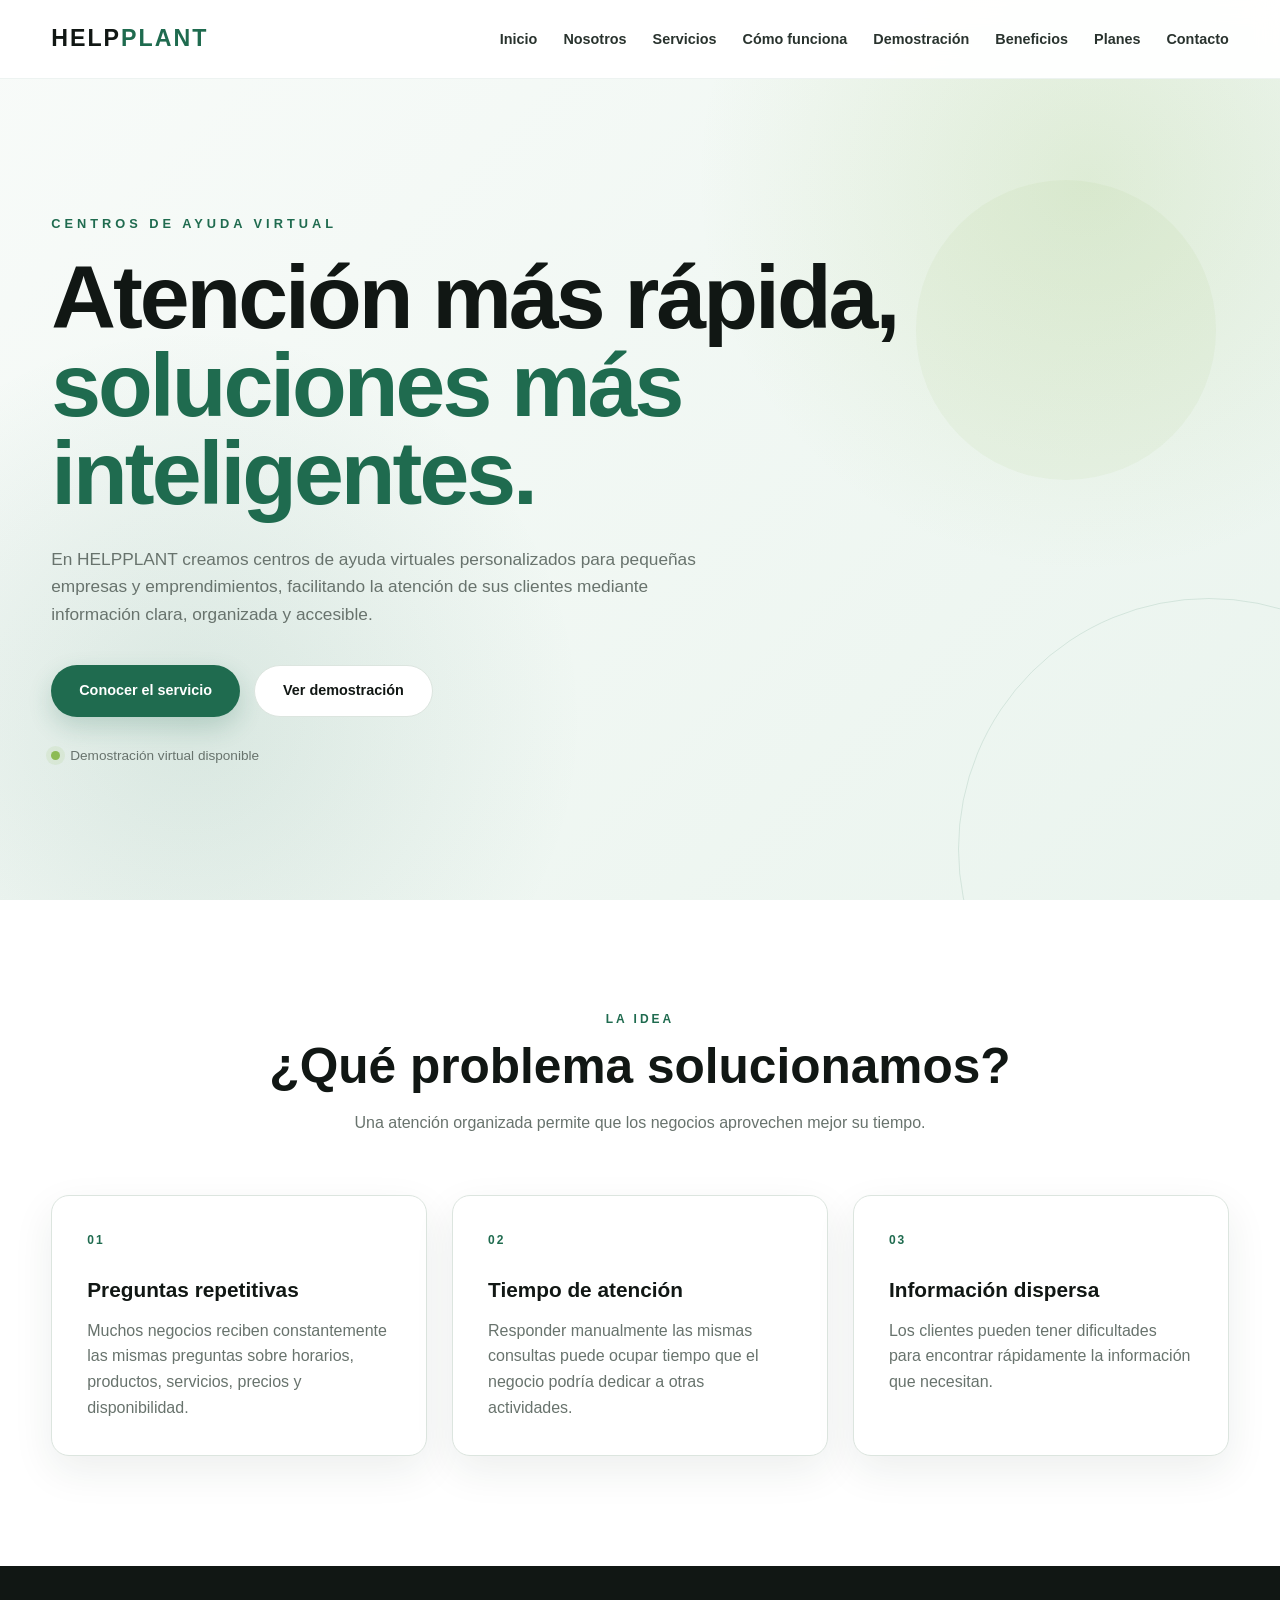
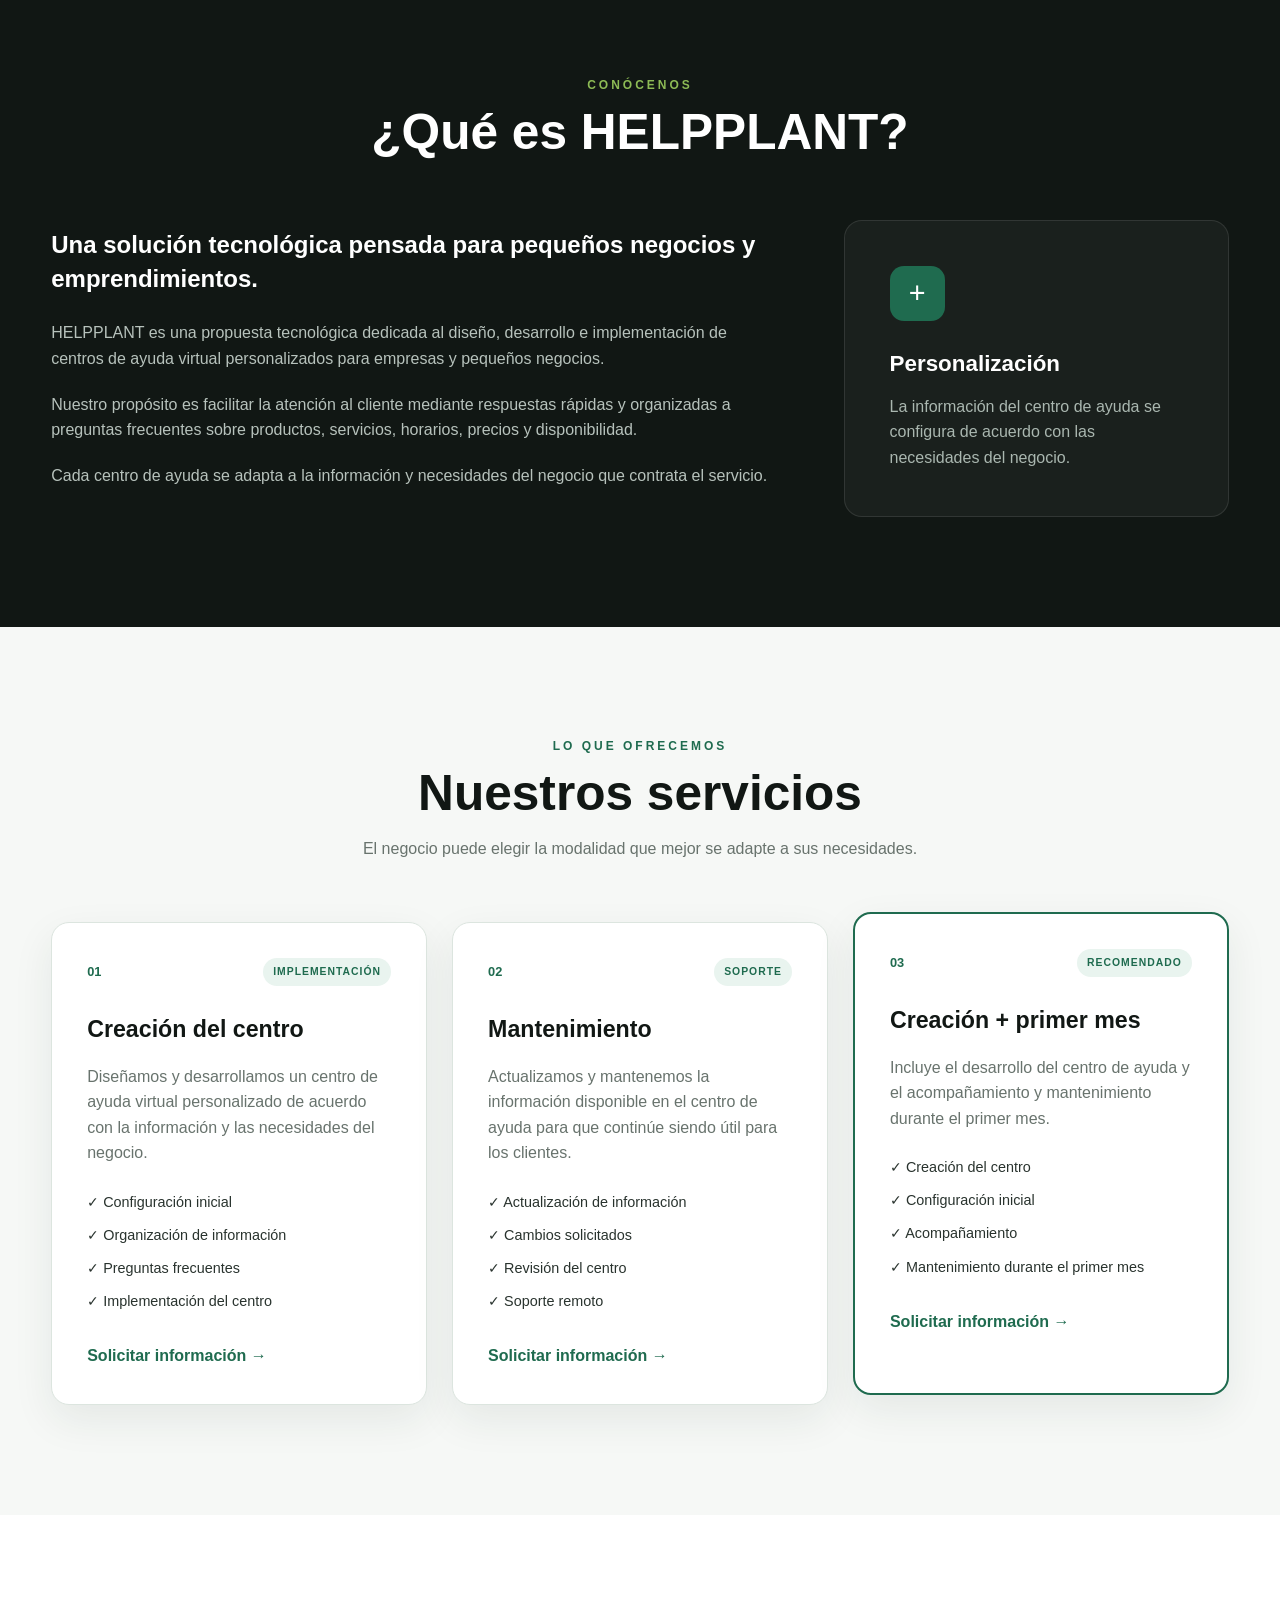
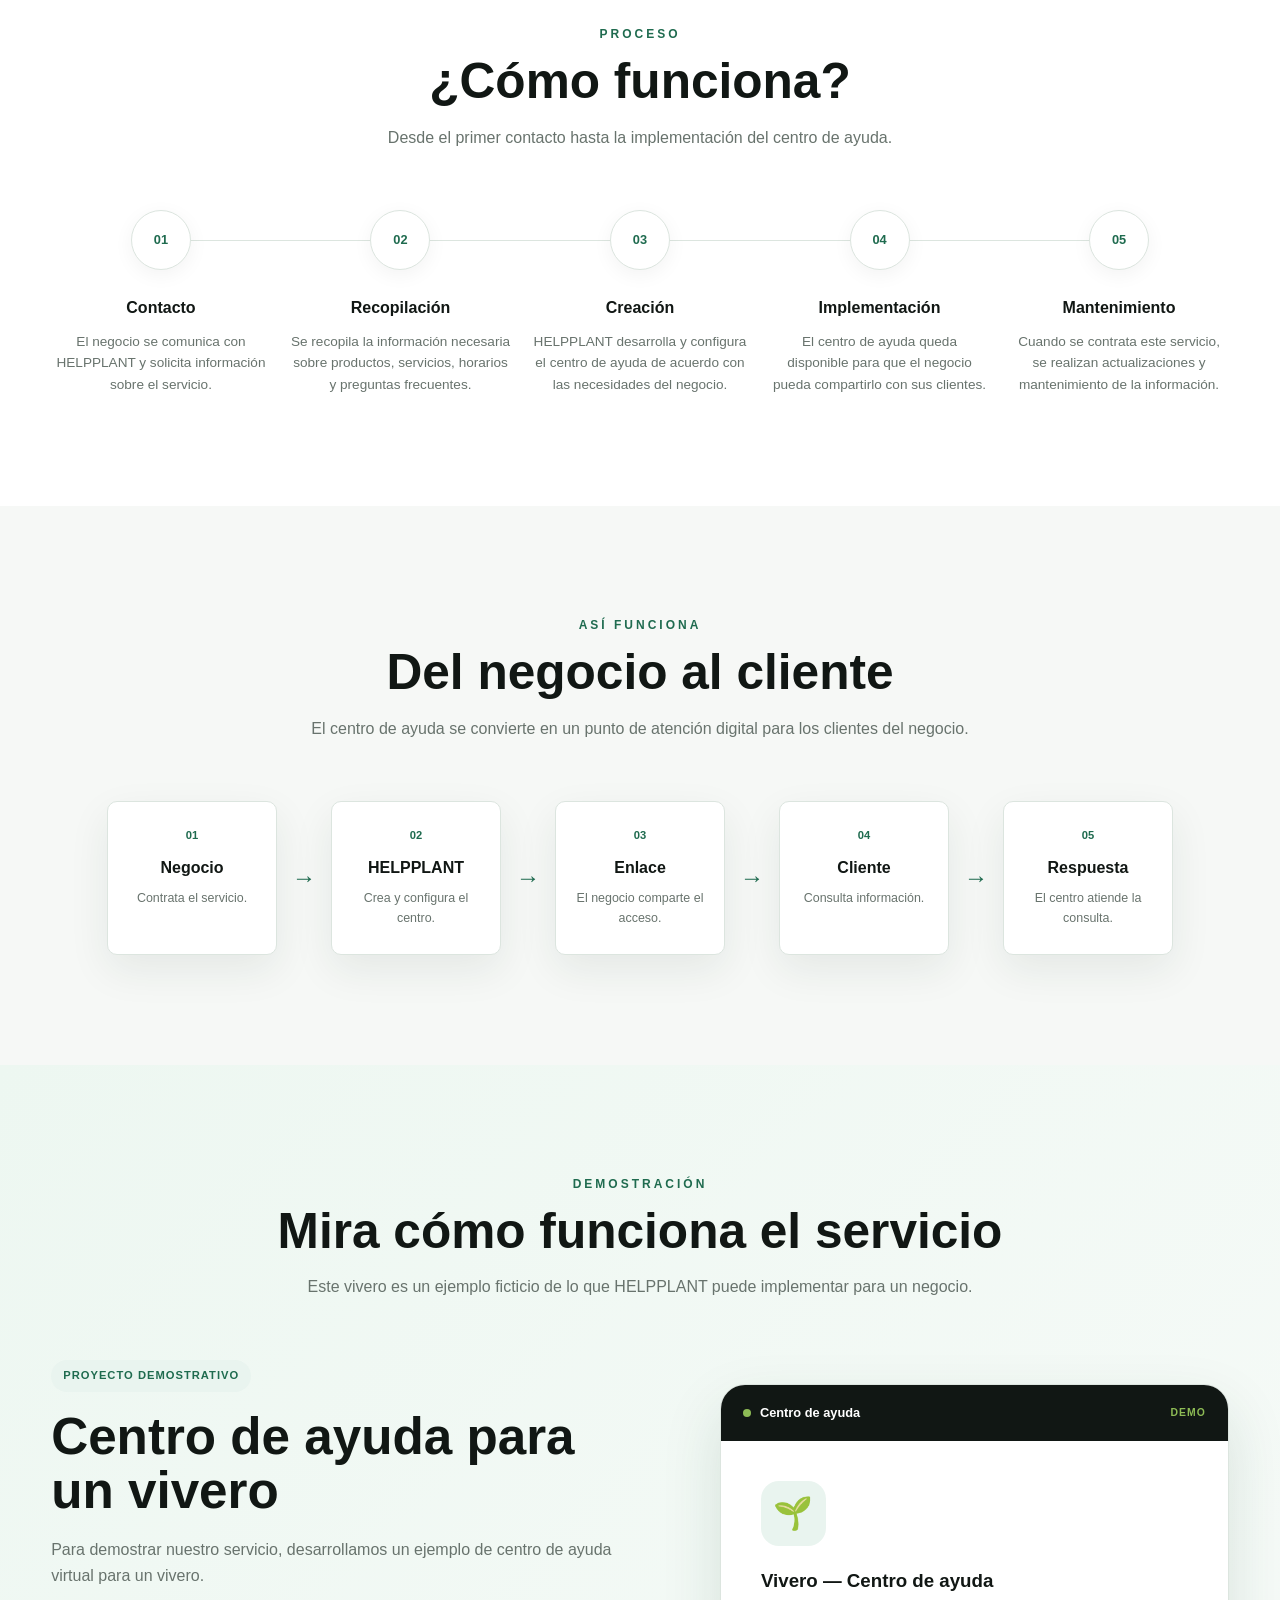
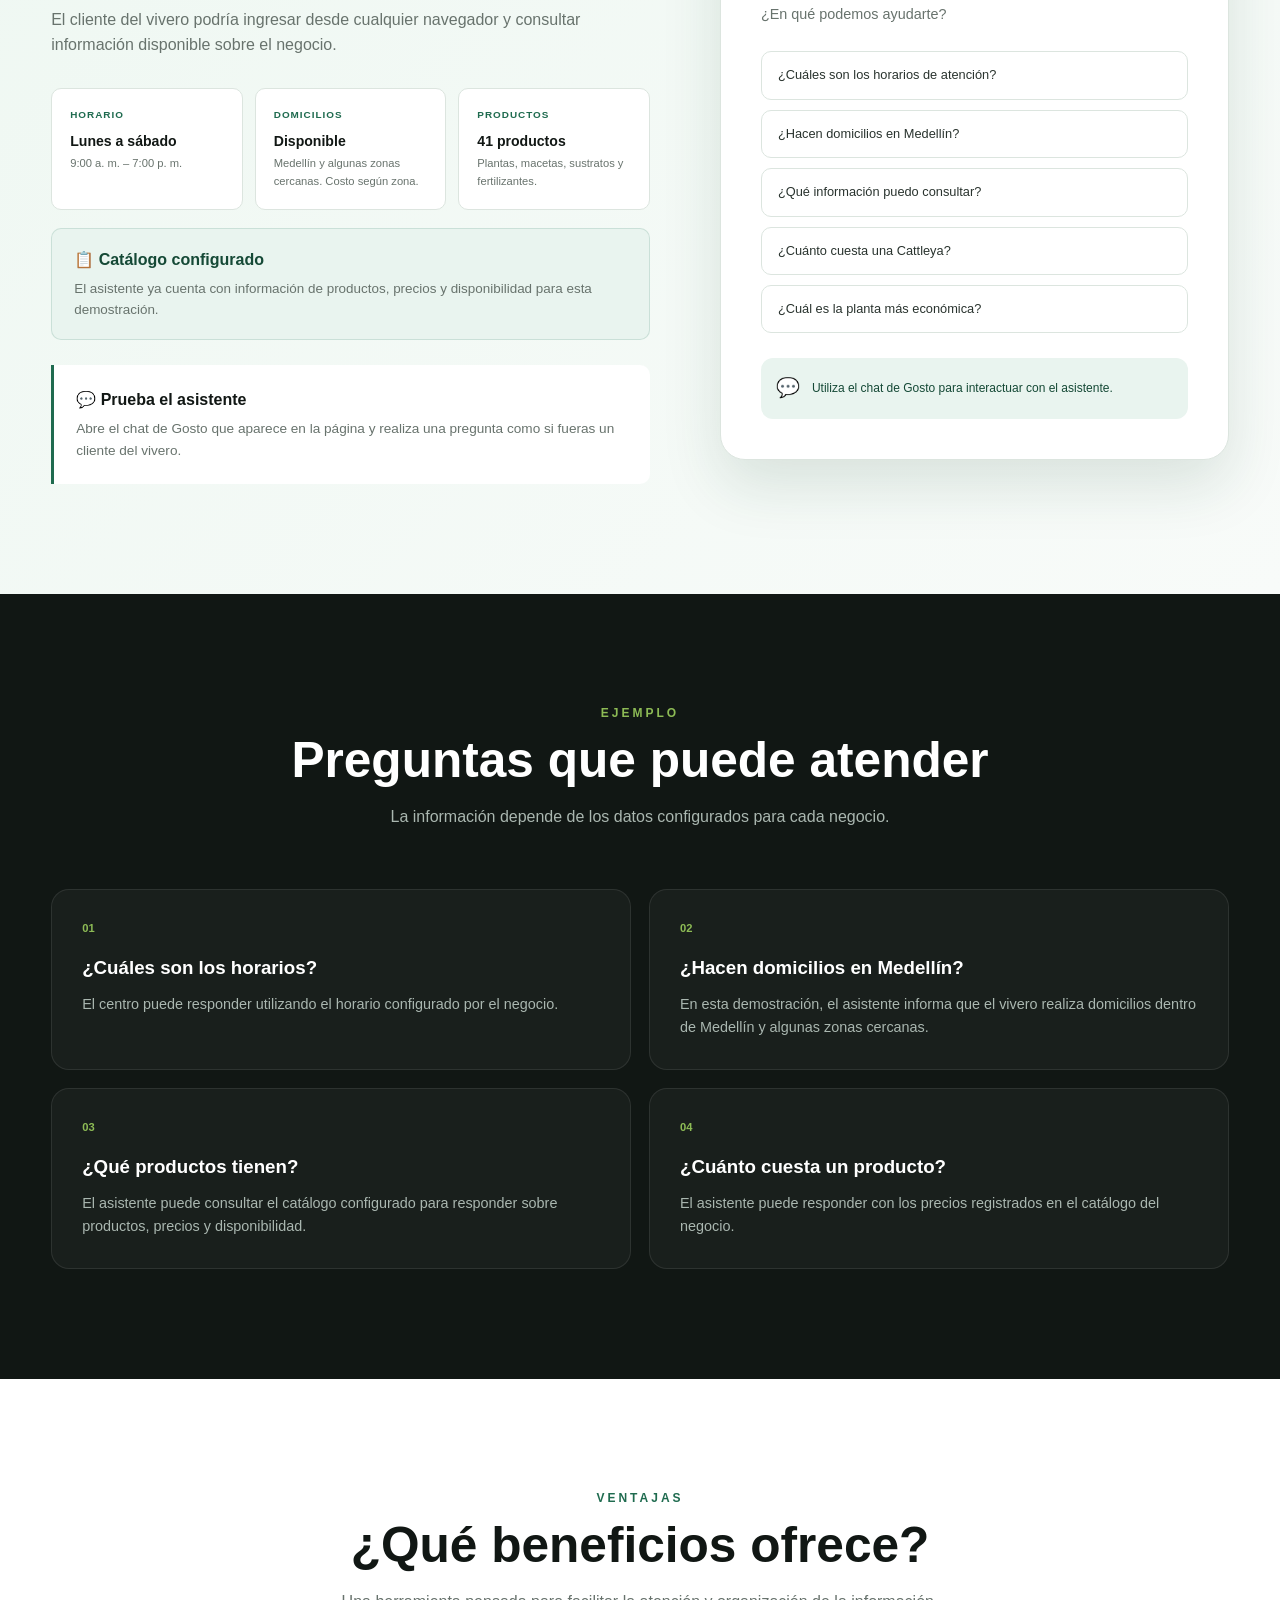
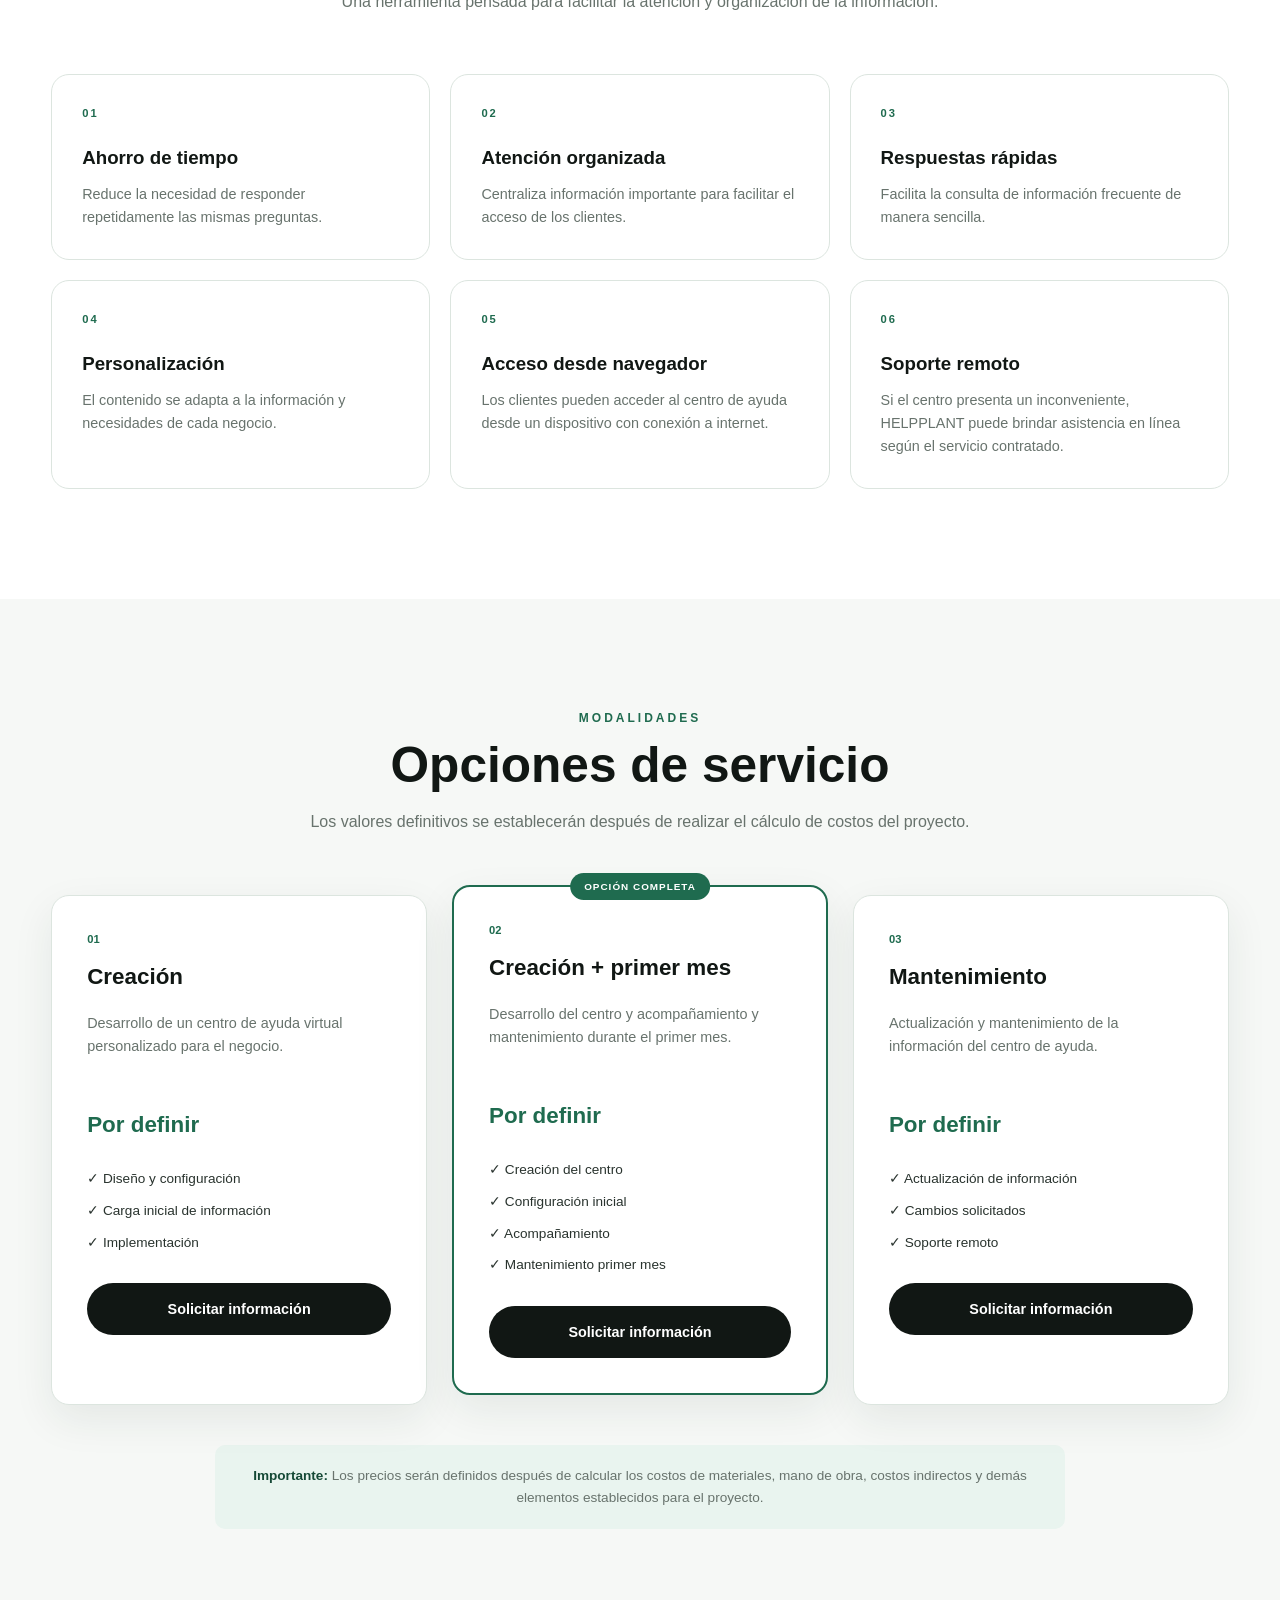
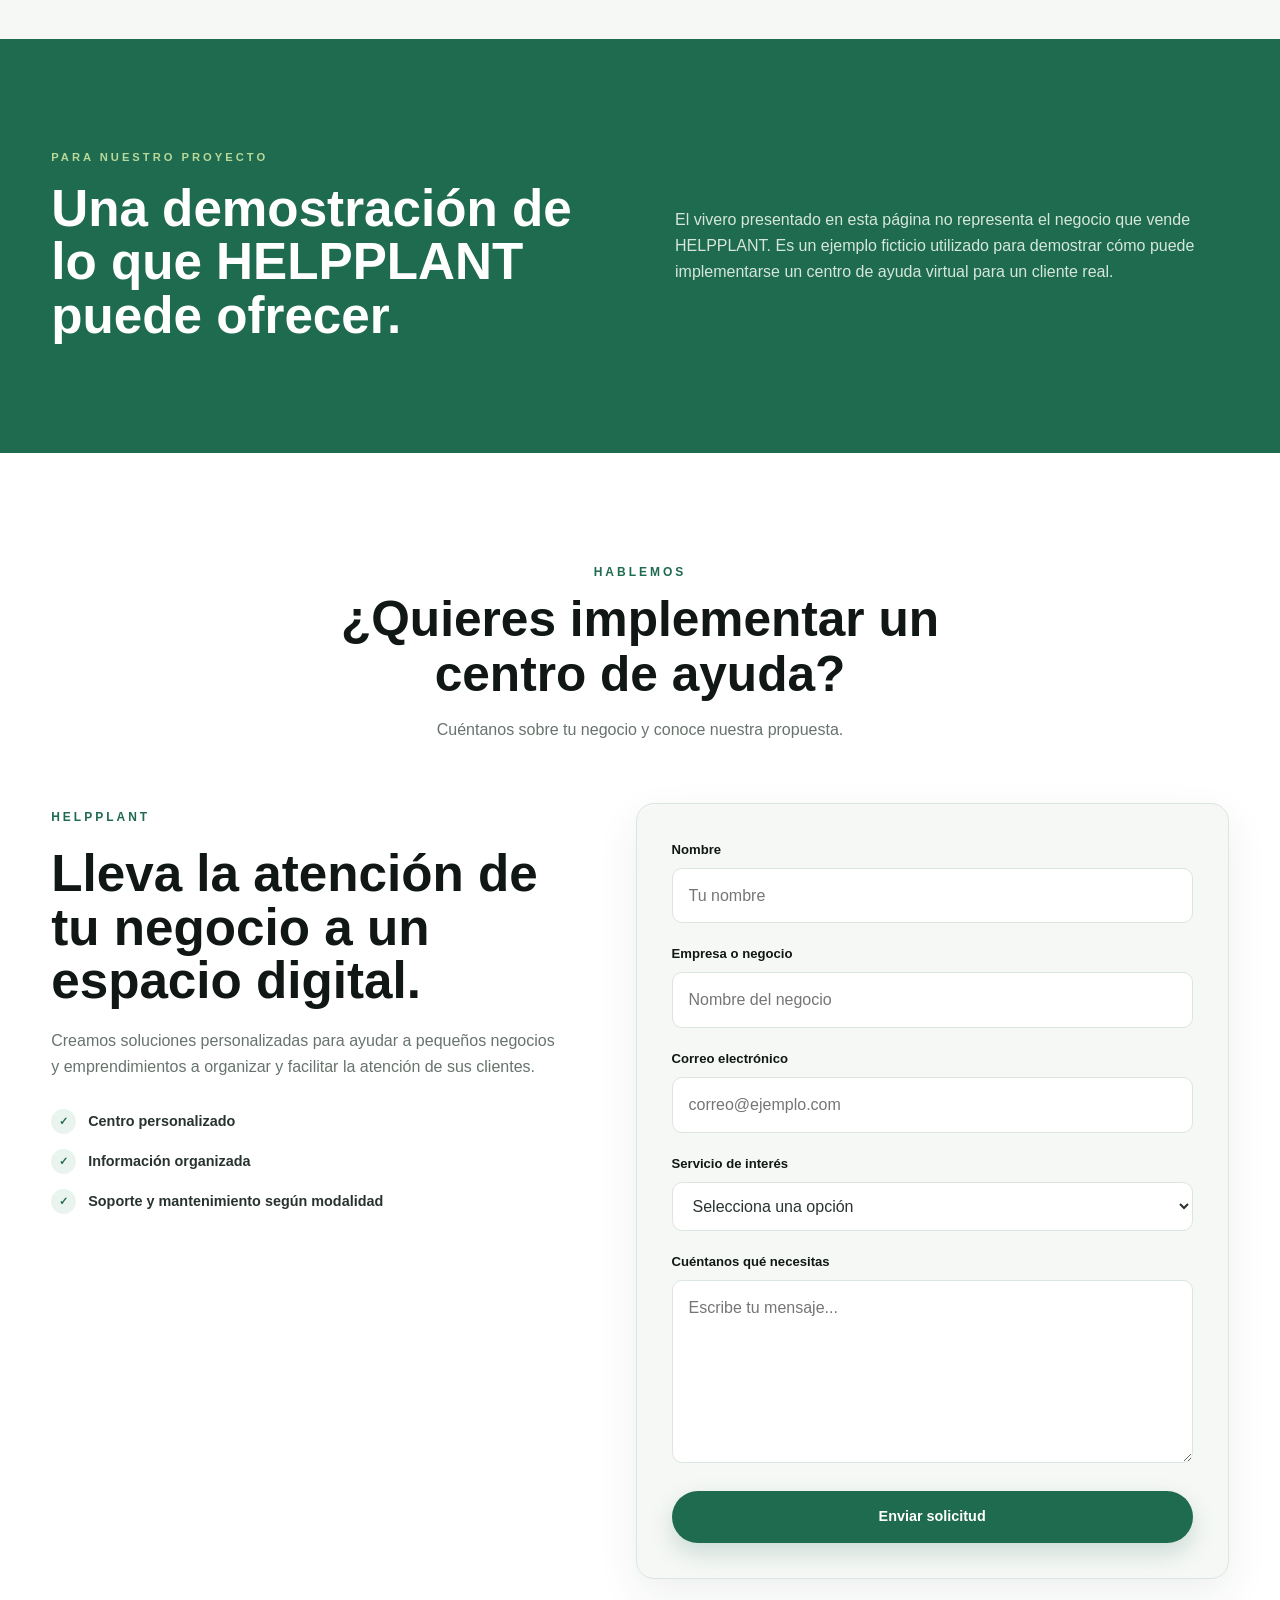
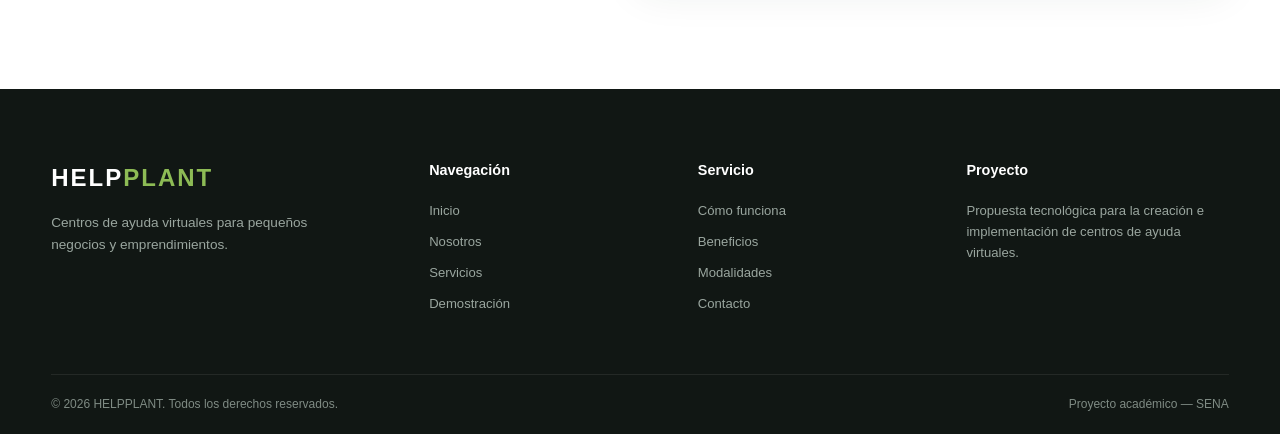
<file: index.html>
<!DOCTYPE html>
<html lang="es">

<head>
    <meta charset="UTF-8">
    <meta name="viewport" content="width=device-width, initial-scale=1.0">

    <meta name="description"
        content="HELPPLANT crea centros de ayuda virtuales personalizados para pequeñas empresas y emprendimientos.">
    <meta name="keywords"
        content="HELPPLANT, centro de ayuda virtual, atención al cliente, automatización, emprendimientos">
    <meta name="author" content="HELPPLANT">

    <title>HELPPLANT | Centros de ayuda virtual</title>

    <link rel="stylesheet" href="style.css">
</head>

<body>

    <!-- =====================================================
         NAVEGACIÓN
    ====================================================== -->

    <header class="header">

        <nav class="navbar">

            <div class="logo">
                <a href="#inicio" aria-label="Ir al inicio">
                    HELP<span>PLANT</span>
                </a>
            </div>

            <button class="menu-toggle" type="button" aria-label="Abrir menú">
                ☰
            </button>

            <ul class="nav-links">

                <li>
                    <a href="#inicio">Inicio</a>
                </li>

                <li>
                    <a href="#nosotros">Nosotros</a>
                </li>

                <li>
                    <a href="#servicios">Servicios</a>
                </li>

                <li>
                    <a href="#funciona">Cómo funciona</a>
                </li>

                <li>
                    <a href="#demo">Demostración</a>
                </li>

                <li>
                    <a href="#beneficios">Beneficios</a>
                </li>

                <li>
                    <a href="#planes">Planes</a>
                </li>

                <li>
                    <a href="#contacto">Contacto</a>
                </li>

            </ul>

        </nav>

    </header>


    <main>

        <!-- =====================================================
             HERO / INICIO
        ====================================================== -->

        <section id="inicio" class="hero">

            <div class="hero-overlay"></div>

            <div class="hero-content">

                <p class="hero-label">
                    CENTROS DE AYUDA VIRTUAL
                </p>

                <h1>
                    Atención más rápida,
                    <span>soluciones más inteligentes.</span>
                </h1>

                <p class="hero-description">
                    En HELPPLANT creamos centros de ayuda virtuales
                    personalizados para pequeñas empresas y emprendimientos,
                    facilitando la atención de sus clientes mediante
                    información clara, organizada y accesible.
                </p>

                <div class="hero-buttons">

                    <a href="#servicios" class="btn btn-primary">
                        Conocer el servicio
                    </a>

                    <a href="#demo" class="btn btn-secondary">
                        Ver demostración
                    </a>

                </div>

                <div class="hero-note">

                    <span class="status-dot"></span>

                    <p>
                        Demostración virtual disponible
                    </p>

                </div>

            </div>

        </section>


        <!-- =====================================================
             PRESENTACIÓN
        ====================================================== -->

        <section class="section introduction">

            <div class="section-title">

                <p>LA IDEA</p>

                <h2>
                    ¿Qué problema solucionamos?
                </h2>

                <span>
                    Una atención organizada permite que los negocios
                    aprovechen mejor su tiempo.
                </span>

            </div>


            <div class="problem-grid">

                <article class="problem-card">

                    <div class="card-number">
                        01
                    </div>

                    <h3>
                        Preguntas repetitivas
                    </h3>

                    <p>
                        Muchos negocios reciben constantemente las mismas
                        preguntas sobre horarios, productos, servicios,
                        precios y disponibilidad.
                    </p>

                </article>


                <article class="problem-card">

                    <div class="card-number">
                        02
                    </div>

                    <h3>
                        Tiempo de atención
                    </h3>

                    <p>
                        Responder manualmente las mismas consultas puede
                        ocupar tiempo que el negocio podría dedicar a
                        otras actividades.
                    </p>

                </article>


                <article class="problem-card">

                    <div class="card-number">
                        03
                    </div>

                    <h3>
                        Información dispersa
                    </h3>

                    <p>
                        Los clientes pueden tener dificultades para encontrar
                        rápidamente la información que necesitan.
                    </p>

                </article>

            </div>

        </section>


        <!-- =====================================================
             NOSOTROS
        ====================================================== -->

        <section id="nosotros" class="section section-dark">

            <div class="section-title">

                <p>CONÓCENOS</p>

                <h2>
                    ¿Qué es HELPPLANT?
                </h2>

            </div>


            <div class="about-grid">

                <div class="about-text">

                    <p class="about-highlight">
                        Una solución tecnológica pensada para pequeños
                        negocios y emprendimientos.
                    </p>

                    <p>
                        HELPPLANT es una propuesta tecnológica dedicada al
                        diseño, desarrollo e implementación de centros de
                        ayuda virtual personalizados para empresas y
                        pequeños negocios.
                    </p>

                    <p>
                        Nuestro propósito es facilitar la atención al cliente
                        mediante respuestas rápidas y organizadas a preguntas
                        frecuentes sobre productos, servicios, horarios,
                        precios y disponibilidad.
                    </p>

                    <p>
                        Cada centro de ayuda se adapta a la información y
                        necesidades del negocio que contrata el servicio.
                    </p>

                </div>


                <div class="about-box">

                    <div class="about-icon">
                        +
                    </div>

                    <h3>
                        Personalización
                    </h3>

                    <p>
                        La información del centro de ayuda se configura de
                        acuerdo con las necesidades del negocio.
                    </p>

                </div>

            </div>

        </section>


        <!-- =====================================================
             SERVICIOS
        ====================================================== -->

        <section id="servicios" class="section section-light">

            <div class="section-title">

                <p>LO QUE OFRECEMOS</p>

                <h2>
                    Nuestros servicios
                </h2>

                <span>
                    El negocio puede elegir la modalidad que mejor se adapte
                    a sus necesidades.
                </span>

            </div>


            <div class="services-grid">

                <!-- SERVICIO 01 -->

                <article class="service-card">

                    <div class="service-top">

                        <span class="service-number">
                            01
                        </span>

                        <span class="service-tag">
                            IMPLEMENTACIÓN
                        </span>

                    </div>

                    <h3>
                        Creación del centro
                    </h3>

                    <p>
                        Diseñamos y desarrollamos un centro de ayuda virtual
                        personalizado de acuerdo con la información y las
                        necesidades del negocio.
                    </p>

                    <ul>

                        <li>
                            ✓ Configuración inicial
                        </li>

                        <li>
                            ✓ Organización de información
                        </li>

                        <li>
                            ✓ Preguntas frecuentes
                        </li>

                        <li>
                            ✓ Implementación del centro
                        </li>

                    </ul>

                    <a href="#contacto" class="service-link">
                        Solicitar información →
                    </a>

                </article>


                <!-- SERVICIO 02 -->

                <article class="service-card">

                    <div class="service-top">

                        <span class="service-number">
                            02
                        </span>

                        <span class="service-tag">
                            SOPORTE
                        </span>

                    </div>

                    <h3>
                        Mantenimiento
                    </h3>

                    <p>
                        Actualizamos y mantenemos la información disponible
                        en el centro de ayuda para que continúe siendo útil
                        para los clientes.
                    </p>

                    <ul>

                        <li>
                            ✓ Actualización de información
                        </li>

                        <li>
                            ✓ Cambios solicitados
                        </li>

                        <li>
                            ✓ Revisión del centro
                        </li>

                        <li>
                            ✓ Soporte remoto
                        </li>

                    </ul>

                    <a href="#contacto" class="service-link">
                        Solicitar información →
                    </a>

                </article>


                <!-- SERVICIO 03 -->

                <article class="service-card service-featured">

                    <div class="service-top">

                        <span class="service-number">
                            03
                        </span>

                        <span class="service-tag">
                            RECOMENDADO
                        </span>

                    </div>

                    <h3>
                        Creación + primer mes
                    </h3>

                    <p>
                        Incluye el desarrollo del centro de ayuda y el
                        acompañamiento y mantenimiento durante el primer mes.
                    </p>

                    <ul>

                        <li>
                            ✓ Creación del centro
                        </li>

                        <li>
                            ✓ Configuración inicial
                        </li>

                        <li>
                            ✓ Acompañamiento
                        </li>

                        <li>
                            ✓ Mantenimiento durante el primer mes
                        </li>

                    </ul>

                    <a href="#contacto" class="service-link">
                        Solicitar información →
                    </a>

                </article>

            </div>

        </section>


        <!-- =====================================================
             CÓMO FUNCIONA
        ====================================================== -->

        <section id="funciona" class="section">

            <div class="section-title">

                <p>PROCESO</p>

                <h2>
                    ¿Cómo funciona?
                </h2>

                <span>
                    Desde el primer contacto hasta la implementación
                    del centro de ayuda.
                </span>

            </div>


            <div class="process-container">

                <article class="process-step">

                    <span class="process-number">
                        01
                    </span>

                    <div>

                        <h3>
                            Contacto
                        </h3>

                        <p>
                            El negocio se comunica con HELPPLANT y solicita
                            información sobre el servicio.
                        </p>

                    </div>

                </article>


                <article class="process-step">

                    <span class="process-number">
                        02
                    </span>

                    <div>

                        <h3>
                            Recopilación
                        </h3>

                        <p>
                            Se recopila la información necesaria sobre
                            productos, servicios, horarios y preguntas
                            frecuentes.
                        </p>

                    </div>

                </article>


                <article class="process-step">

                    <span class="process-number">
                        03
                    </span>

                    <div>

                        <h3>
                            Creación
                        </h3>

                        <p>
                            HELPPLANT desarrolla y configura el centro
                            de ayuda de acuerdo con las necesidades
                            del negocio.
                        </p>

                    </div>

                </article>


                <article class="process-step">

                    <span class="process-number">
                        04
                    </span>

                    <div>

                        <h3>
                            Implementación
                        </h3>

                        <p>
                            El centro de ayuda queda disponible para que
                            el negocio pueda compartirlo con sus clientes.
                        </p>

                    </div>

                </article>


                <article class="process-step">

                    <span class="process-number">
                        05
                    </span>

                    <div>

                        <h3>
                            Mantenimiento
                        </h3>

                        <p>
                            Cuando se contrata este servicio, se realizan
                            actualizaciones y mantenimiento de la información.
                        </p>

                    </div>

                </article>

            </div>

        </section>


        <!-- =====================================================
             FLUJO DEL SERVICIO
        ====================================================== -->

        <section class="section section-light">

            <div class="section-title">

                <p>ASÍ FUNCIONA</p>

                <h2>
                    Del negocio al cliente
                </h2>

                <span>
                    El centro de ayuda se convierte en un punto de
                    atención digital para los clientes del negocio.
                </span>

            </div>


            <div class="flow-container">

                <div class="flow-item">

                    <span>
                        01
                    </span>

                    <strong>
                        Negocio
                    </strong>

                    <p>
                        Contrata el servicio.
                    </p>

                </div>


                <div class="flow-arrow">
                    →
                </div>


                <div class="flow-item">

                    <span>
                        02
                    </span>

                    <strong>
                        HELPPLANT
                    </strong>

                    <p>
                        Crea y configura el centro.
                    </p>

                </div>


                <div class="flow-arrow">
                    →
                </div>


                <div class="flow-item">

                    <span>
                        03
                    </span>

                    <strong>
                        Enlace
                    </strong>

                    <p>
                        El negocio comparte el acceso.
                    </p>

                </div>


                <div class="flow-arrow">
                    →
                </div>


                <div class="flow-item">

                    <span>
                        04
                    </span>

                    <strong>
                        Cliente
                    </strong>

                    <p>
                        Consulta información.
                    </p>

                </div>


                <div class="flow-arrow">
                    →
                </div>


                <div class="flow-item">

                    <span>
                        05
                    </span>

                    <strong>
                        Respuesta
                    </strong>

                    <p>
                        El centro atiende la consulta.
                    </p>

                </div>

            </div>

        </section>


        <!-- =====================================================
             DEMOSTRACIÓN
        ====================================================== -->

        <section id="demo" class="section demo-section">

            <div class="section-title">

                <p>DEMOSTRACIÓN</p>

                <h2>
                    Mira cómo funciona el servicio
                </h2>

                <span>
                    Este vivero es un ejemplo ficticio de lo que HELPPLANT
                    puede implementar para un negocio.
                </span>

            </div>


            <div class="demo-container">

                <div class="demo-info">

                    <span class="demo-label">
                        PROYECTO DEMOSTRATIVO
                    </span>

                    <h3>
                        Centro de ayuda para un vivero
                    </h3>

                    <p>
                        Para demostrar nuestro servicio, desarrollamos un
                        ejemplo de centro de ayuda virtual para un vivero.
                    </p>

                    <p>
                        El cliente del vivero podría ingresar desde cualquier
                        navegador y consultar información disponible sobre
                        el negocio.
                    </p>


                    <div class="demo-data">

                        <div class="demo-data-item">

                            <span>
                                HORARIO
                            </span>

                            <strong>
                                Lunes a sábado
                            </strong>

                            <small>
                                9:00 a. m. – 7:00 p. m.
                            </small>

                        </div>


                        <div class="demo-data-item">

                            <span>
                                DOMICILIOS
                            </span>

                            <strong>
                                Disponible
                            </strong>

                            <small>
                                Medellín y algunas zonas cercanas. Costo según zona.
                            </small>

                        </div>


                        <div class="demo-data-item">

                            <span>
                                PRODUCTOS
                            </span>

                            <strong>
                                41 productos
                            </strong>

                            <small>
                                Plantas, macetas, sustratos y fertilizantes.
                            </small>

                        </div>

                    </div>


                    <div class="demo-catalog-note">

                        <strong>📋 Catálogo configurado</strong>

                        <p>
                            El asistente ya cuenta con información de productos,
                            precios y disponibilidad para esta demostración.
                        </p>

                    </div>


                    <div class="demo-instruction">

                        <strong>
                            💬 Prueba el asistente
                        </strong>

                        <p>
                            Abre el chat de Gosto que aparece en la página y
                            realiza una pregunta como si fueras un cliente
                            del vivero.
                        </p>

                    </div>

                </div>


                <div class="demo-preview">

                    <div class="preview-header">

                        <div class="preview-status">
                            <span></span>
                            Centro de ayuda
                        </div>

                        <span class="preview-demo">
                            DEMO
                        </span>

                    </div>


                    <div class="preview-body">

                        <div class="preview-icon">
                            🌱
                        </div>

                        <h3>
                            Vivero — Centro de ayuda
                        </h3>

                        <p>
                            ¿En qué podemos ayudarte?
                        </p>


                        <div class="preview-question">
                            ¿Cuáles son los horarios de atención?
                        </div>

                        <div class="preview-question">
                            ¿Hacen domicilios en Medellín?
                        </div>

                        <div class="preview-question">
                            ¿Qué información puedo consultar?
                        </div>

                        <div class="preview-question">
                            ¿Cuánto cuesta una Cattleya?
                        </div>

                        <div class="preview-question">
                            ¿Cuál es la planta más económica?
                        </div>


                        <div class="preview-chat-note">

                            <span>
                                💬
                            </span>

                            <p>
                                Utiliza el chat de Gosto para interactuar
                                con el asistente.
                            </p>

                        </div>

                    </div>

                </div>

            </div>

        </section>


        <!-- =====================================================
             FAQ DE LA DEMOSTRACIÓN
        ====================================================== -->

        <section class="section section-dark">

            <div class="section-title">

                <p>EJEMPLO</p>

                <h2>
                    Preguntas que puede atender
                </h2>

                <span>
                    La información depende de los datos configurados
                    para cada negocio.
                </span>

            </div>


            <div class="faq-grid">

                <article class="faq-card">

                    <span>
                        01
                    </span>

                    <h3>
                        ¿Cuáles son los horarios?
                    </h3>

                    <p>
                        El centro puede responder utilizando el horario
                        configurado por el negocio.
                    </p>

                </article>


                <article class="faq-card">

                    <span>
                        02
                    </span>

                    <h3>
                        ¿Hacen domicilios en Medellín?
                    </h3>

                    <p>
                        En esta demostración, el asistente informa que el vivero
                        realiza domicilios dentro de Medellín y algunas zonas cercanas.
                    </p>

                </article>


                <article class="faq-card">

                    <span>
                        03
                    </span>

                    <h3>
                        ¿Qué productos tienen?
                    </h3>

                    <p>
                        El asistente puede consultar el catálogo configurado
                        para responder sobre productos, precios y disponibilidad.
                    </p>

                </article>


                <article class="faq-card">

                    <span>
                        04
                    </span>

                    <h3>
                        ¿Cuánto cuesta un producto?
                    </h3>

                    <p>
                        El asistente puede responder con los precios registrados
                        en el catálogo del negocio.
                    </p>

                </article>

            </div>

        </section>


        <!-- =====================================================
             BENEFICIOS
        ====================================================== -->

        <section id="beneficios" class="section">

            <div class="section-title">

                <p>VENTAJAS</p>

                <h2>
                    ¿Qué beneficios ofrece?
                </h2>

                <span>
                    Una herramienta pensada para facilitar la atención
                    y organización de la información.
                </span>

            </div>


            <div class="benefits-grid">

                <article class="benefit-card">

                    <span class="benefit-icon">
                        01
                    </span>

                    <h3>
                        Ahorro de tiempo
                    </h3>

                    <p>
                        Reduce la necesidad de responder repetidamente
                        las mismas preguntas.
                    </p>

                </article>


                <article class="benefit-card">

                    <span class="benefit-icon">
                        02
                    </span>

                    <h3>
                        Atención organizada
                    </h3>

                    <p>
                        Centraliza información importante para facilitar
                        el acceso de los clientes.
                    </p>

                </article>


                <article class="benefit-card">

                    <span class="benefit-icon">
                        03
                    </span>

                    <h3>
                        Respuestas rápidas
                    </h3>

                    <p>
                        Facilita la consulta de información frecuente
                        de manera sencilla.
                    </p>

                </article>


                <article class="benefit-card">

                    <span class="benefit-icon">
                        04
                    </span>

                    <h3>
                        Personalización
                    </h3>

                    <p>
                        El contenido se adapta a la información y
                        necesidades de cada negocio.
                    </p>

                </article>


                <article class="benefit-card">

                    <span class="benefit-icon">
                        05
                    </span>

                    <h3>
                        Acceso desde navegador
                    </h3>

                    <p>
                        Los clientes pueden acceder al centro de ayuda
                        desde un dispositivo con conexión a internet.
                    </p>

                </article>


                <article class="benefit-card">

                    <span class="benefit-icon">
                        06
                    </span>

                    <h3>
                        Soporte remoto
                    </h3>

                    <p>
                        Si el centro presenta un inconveniente, HELPPLANT
                        puede brindar asistencia en línea según el servicio
                        contratado.
                    </p>

                </article>

            </div>

        </section>


        <!-- =====================================================
             PLANES
        ====================================================== -->

        <section id="planes" class="section section-light">

            <div class="section-title">

                <p>MODALIDADES</p>

                <h2>
                    Opciones de servicio
                </h2>

                <span>
                    Los valores definitivos se establecerán después
                    de realizar el cálculo de costos del proyecto.
                </span>

            </div>


            <div class="plans-grid">

                <article class="plan-card">

                    <div class="plan-header">

                        <span>
                            01
                        </span>

                        <h3>
                            Creación
                        </h3>

                    </div>

                    <p>
                        Desarrollo de un centro de ayuda virtual
                        personalizado para el negocio.
                    </p>

                    <div class="plan-price">
                        Por definir
                    </div>

                    <ul>

                        <li>✓ Diseño y configuración</li>
                        <li>✓ Carga inicial de información</li>
                        <li>✓ Implementación</li>

                    </ul>

                    <a href="#contacto" class="btn btn-dark">
                        Solicitar información
                    </a>

                </article>


                <article class="plan-card plan-featured">

                    <div class="plan-badge">
                        OPCIÓN COMPLETA
                    </div>

                    <div class="plan-header">

                        <span>
                            02
                        </span>

                        <h3>
                            Creación + primer mes
                        </h3>

                    </div>

                    <p>
                        Desarrollo del centro y acompañamiento y
                        mantenimiento durante el primer mes.
                    </p>

                    <div class="plan-price">
                        Por definir
                    </div>

                    <ul>

                        <li>✓ Creación del centro</li>
                        <li>✓ Configuración inicial</li>
                        <li>✓ Acompañamiento</li>
                        <li>✓ Mantenimiento primer mes</li>

                    </ul>

                    <a href="#contacto" class="btn btn-dark">
                        Solicitar información
                    </a>

                </article>


                <article class="plan-card">

                    <div class="plan-header">

                        <span>
                            03
                        </span>

                        <h3>
                            Mantenimiento
                        </h3>

                    </div>

                    <p>
                        Actualización y mantenimiento de la información
                        del centro de ayuda.
                    </p>

                    <div class="plan-price">
                        Por definir
                    </div>

                    <ul>

                        <li>✓ Actualización de información</li>
                        <li>✓ Cambios solicitados</li>
                        <li>✓ Soporte remoto</li>

                    </ul>

                    <a href="#contacto" class="btn btn-dark">
                        Solicitar información
                    </a>

                </article>

            </div>

            <div class="price-note">

                <strong>
                    Importante:
                </strong>

                Los precios serán definidos después de calcular los
                costos de materiales, mano de obra, costos indirectos
                y demás elementos establecidos para el proyecto.

            </div>

        </section>


        <!-- =====================================================
             SOBRE LA DEMOSTRACIÓN
        ====================================================== -->

        <section class="section presentation-section">

            <div class="presentation-content">

                <div>

                    <p class="section-mini-title">
                        PARA NUESTRO PROYECTO
                    </p>

                    <h2>
                        Una demostración de lo que HELPPLANT puede ofrecer.
                    </h2>

                </div>


                <p>
                    El vivero presentado en esta página no representa
                    el negocio que vende HELPPLANT. Es un ejemplo ficticio
                    utilizado para demostrar cómo puede implementarse
                    un centro de ayuda virtual para un cliente real.
                </p>

            </div>

        </section>


        <!-- =====================================================
             CONTACTO
        ====================================================== -->

        <section id="contacto" class="section contact-section">

            <div class="section-title">

                <p>HABLEMOS</p>

                <h2>
                    ¿Quieres implementar un centro de ayuda?
                </h2>

                <span>
                    Cuéntanos sobre tu negocio y conoce nuestra propuesta.
                </span>

            </div>


            <div class="contact-grid">

                <div class="contact-info">

                    <span class="contact-label">
                        HELPPLANT
                    </span>

                    <h3>
                        Lleva la atención de tu negocio
                        a un espacio digital.
                    </h3>

                    <p>
                        Creamos soluciones personalizadas para ayudar
                        a pequeños negocios y emprendimientos a organizar
                        y facilitar la atención de sus clientes.
                    </p>


                    <div class="contact-feature">

                        <span>
                            ✓
                        </span>

                        <p>
                            Centro personalizado
                        </p>

                    </div>


                    <div class="contact-feature">

                        <span>
                            ✓
                        </span>

                        <p>
                            Información organizada
                        </p>

                    </div>


                    <div class="contact-feature">

                        <span>
                            ✓
                        </span>

                        <p>
                            Soporte y mantenimiento según modalidad
                        </p>

                    </div>

                </div>


                <form class="contact-form" action="#" method="post">

                    <div class="form-group">

                        <label for="nombre">
                            Nombre
                        </label>

                        <input
                            type="text"
                            id="nombre"
                            name="nombre"
                            placeholder="Tu nombre"
                            required
                        >

                    </div>


                    <div class="form-group">

                        <label for="negocio">
                            Empresa o negocio
                        </label>

                        <input
                            type="text"
                            id="negocio"
                            name="negocio"
                            placeholder="Nombre del negocio"
                            required
                        >

                    </div>


                    <div class="form-group">

                        <label for="correo">
                            Correo electrónico
                        </label>

                        <input
                            type="email"
                            id="correo"
                            name="correo"
                            placeholder="correo@ejemplo.com"
                            required
                        >

                    </div>


                    <div class="form-group">

                        <label for="servicio">
                            Servicio de interés
                        </label>

                        <select id="servicio" name="servicio">

                            <option value="">
                                Selecciona una opción
                            </option>

                            <option value="creacion">
                                Creación del centro
                            </option>

                            <option value="mantenimiento">
                                Mantenimiento
                            </option>

                            <option value="completo">
                                Creación + primer mes
                            </option>

                            <option value="informacion">
                                Quiero más información
                            </option>

                        </select>

                    </div>


                    <div class="form-group">

                        <label for="mensaje">
                            Cuéntanos qué necesitas
                        </label>

                        <textarea
                            id="mensaje"
                            name="mensaje"
                            rows="6"
                            placeholder="Escribe tu mensaje..."
                        ></textarea>

                    </div>


                    <button
                        type="submit"
                        class="btn btn-primary form-button"
                    >
                        Enviar solicitud
                    </button>

                </form>

            </div>

        </section>

    </main>


    <!-- =====================================================
         FOOTER
    ====================================================== -->

    <footer class="footer">

        <div class="footer-content">

            <div class="footer-brand">

                <div class="footer-logo">
                    HELP<span>PLANT</span>
                </div>

                <p>
                    Centros de ayuda virtuales para pequeños negocios
                    y emprendimientos.
                </p>

            </div>


            <div class="footer-column">

                <h3>
                    Navegación
                </h3>

                <a href="#inicio">
                    Inicio
                </a>

                <a href="#nosotros">
                    Nosotros
                </a>

                <a href="#servicios">
                    Servicios
                </a>

                <a href="#demo">
                    Demostración
                </a>

            </div>


            <div class="footer-column">

                <h3>
                    Servicio
                </h3>

                <a href="#funciona">
                    Cómo funciona
                </a>

                <a href="#beneficios">
                    Beneficios
                </a>

                <a href="#planes">
                    Modalidades
                </a>

                <a href="#contacto">
                    Contacto
                </a>

            </div>


            <div class="footer-column">

                <h3>
                    Proyecto
                </h3>

                <p>
                    Propuesta tecnológica para la creación e implementación
                    de centros de ayuda virtuales.
                </p>

            </div>

        </div>


        <div class="footer-bottom">

            <p>
                &copy; 2026 HELPPLANT. Todos los derechos reservados.
            </p>

            <p>
                Proyecto académico — SENA
            </p>

        </div>

    </footer>


   <!-- =====================================================
     AGENTE GOSTO
     Centro de ayuda virtual de demostración
====================================================== -->

<script
    src="https://www.gosto.ai/embed.js"
    data-agent="571dfd6c-f480-4a2c-b2cf-649f34c1a105"
    async>
</script>

    <!-- =====================================================
         JAVASCRIPT BÁSICO DEL MENÚ
    ====================================================== -->

    <script>

        const menuToggle = document.querySelector(".menu-toggle");
        const navLinks = document.querySelector(".nav-links");

        if (menuToggle && navLinks) {

            menuToggle.addEventListener("click", () => {

                navLinks.classList.toggle("active");

            });


            const links = navLinks.querySelectorAll("a");

            links.forEach(link => {

                link.addEventListener("click", () => {

                    navLinks.classList.remove("active");

                });

            });

        }

    </script>

</body>

</html>
</file>
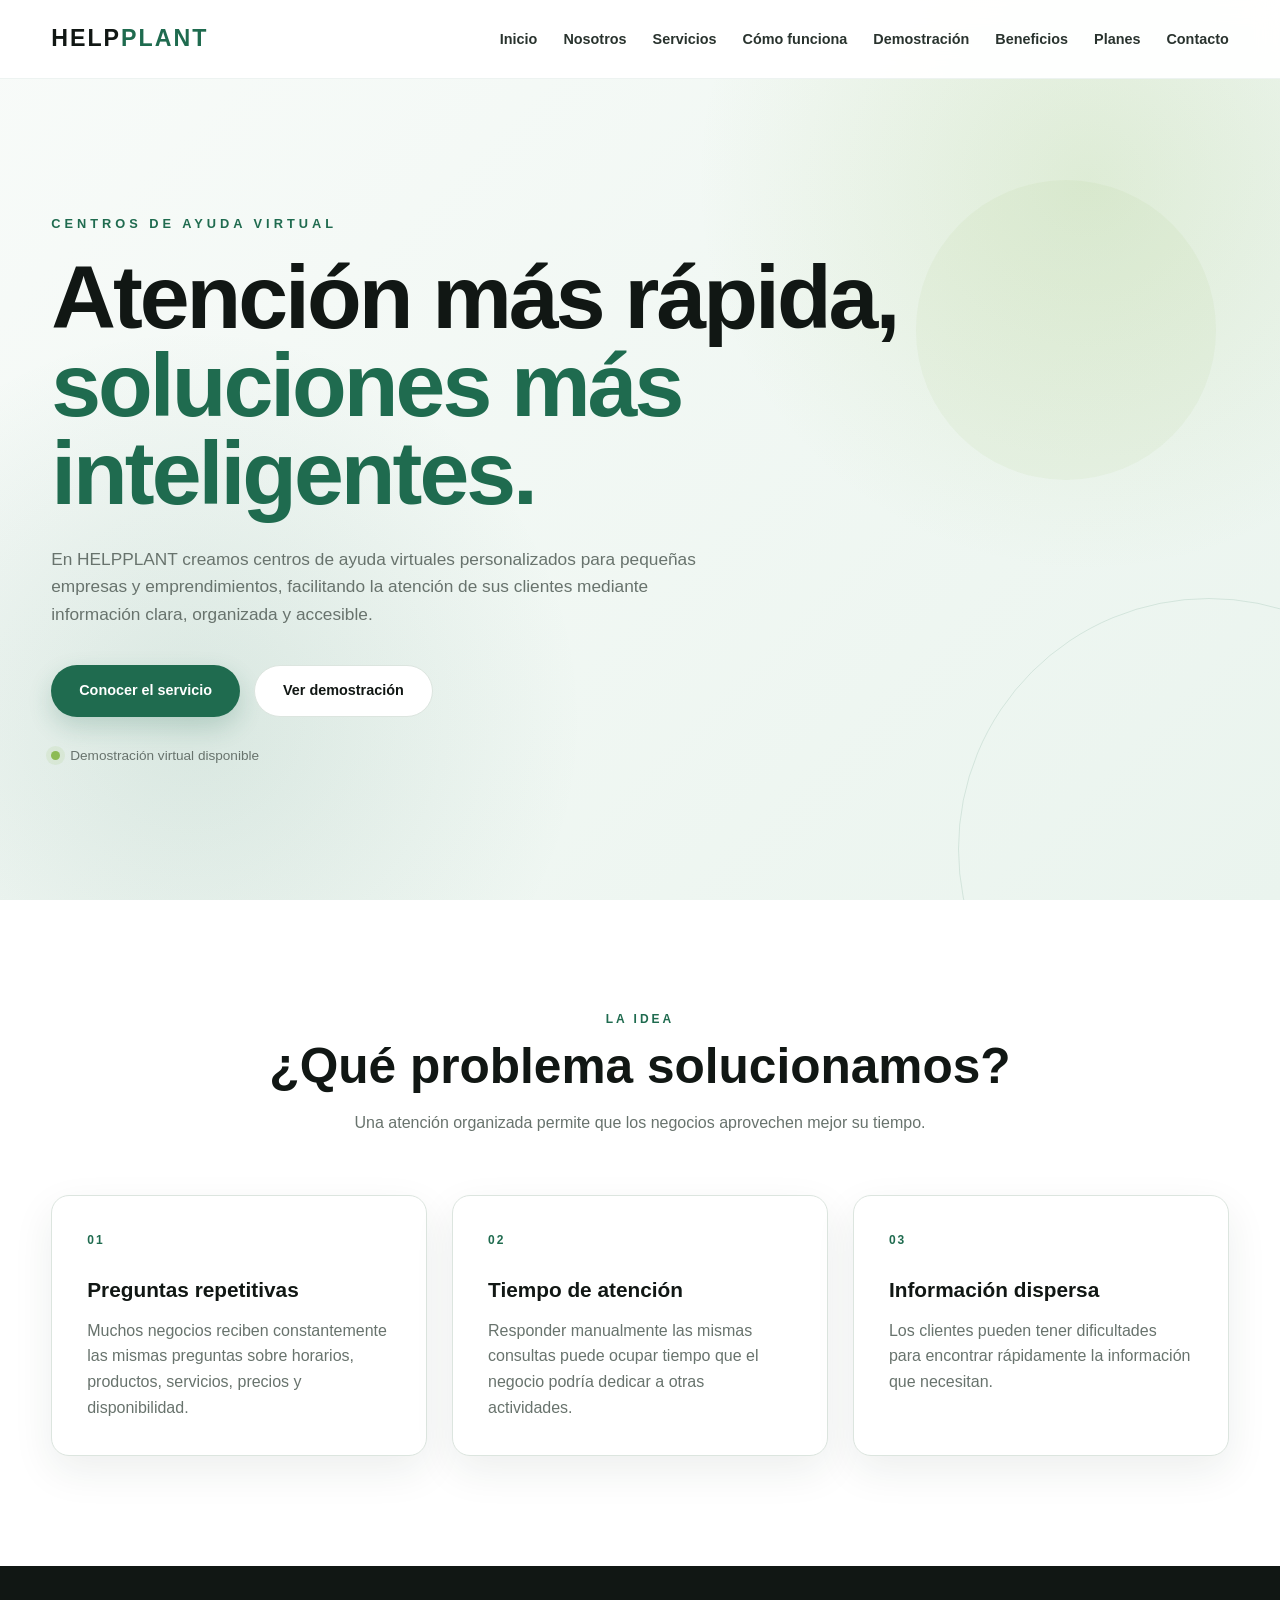
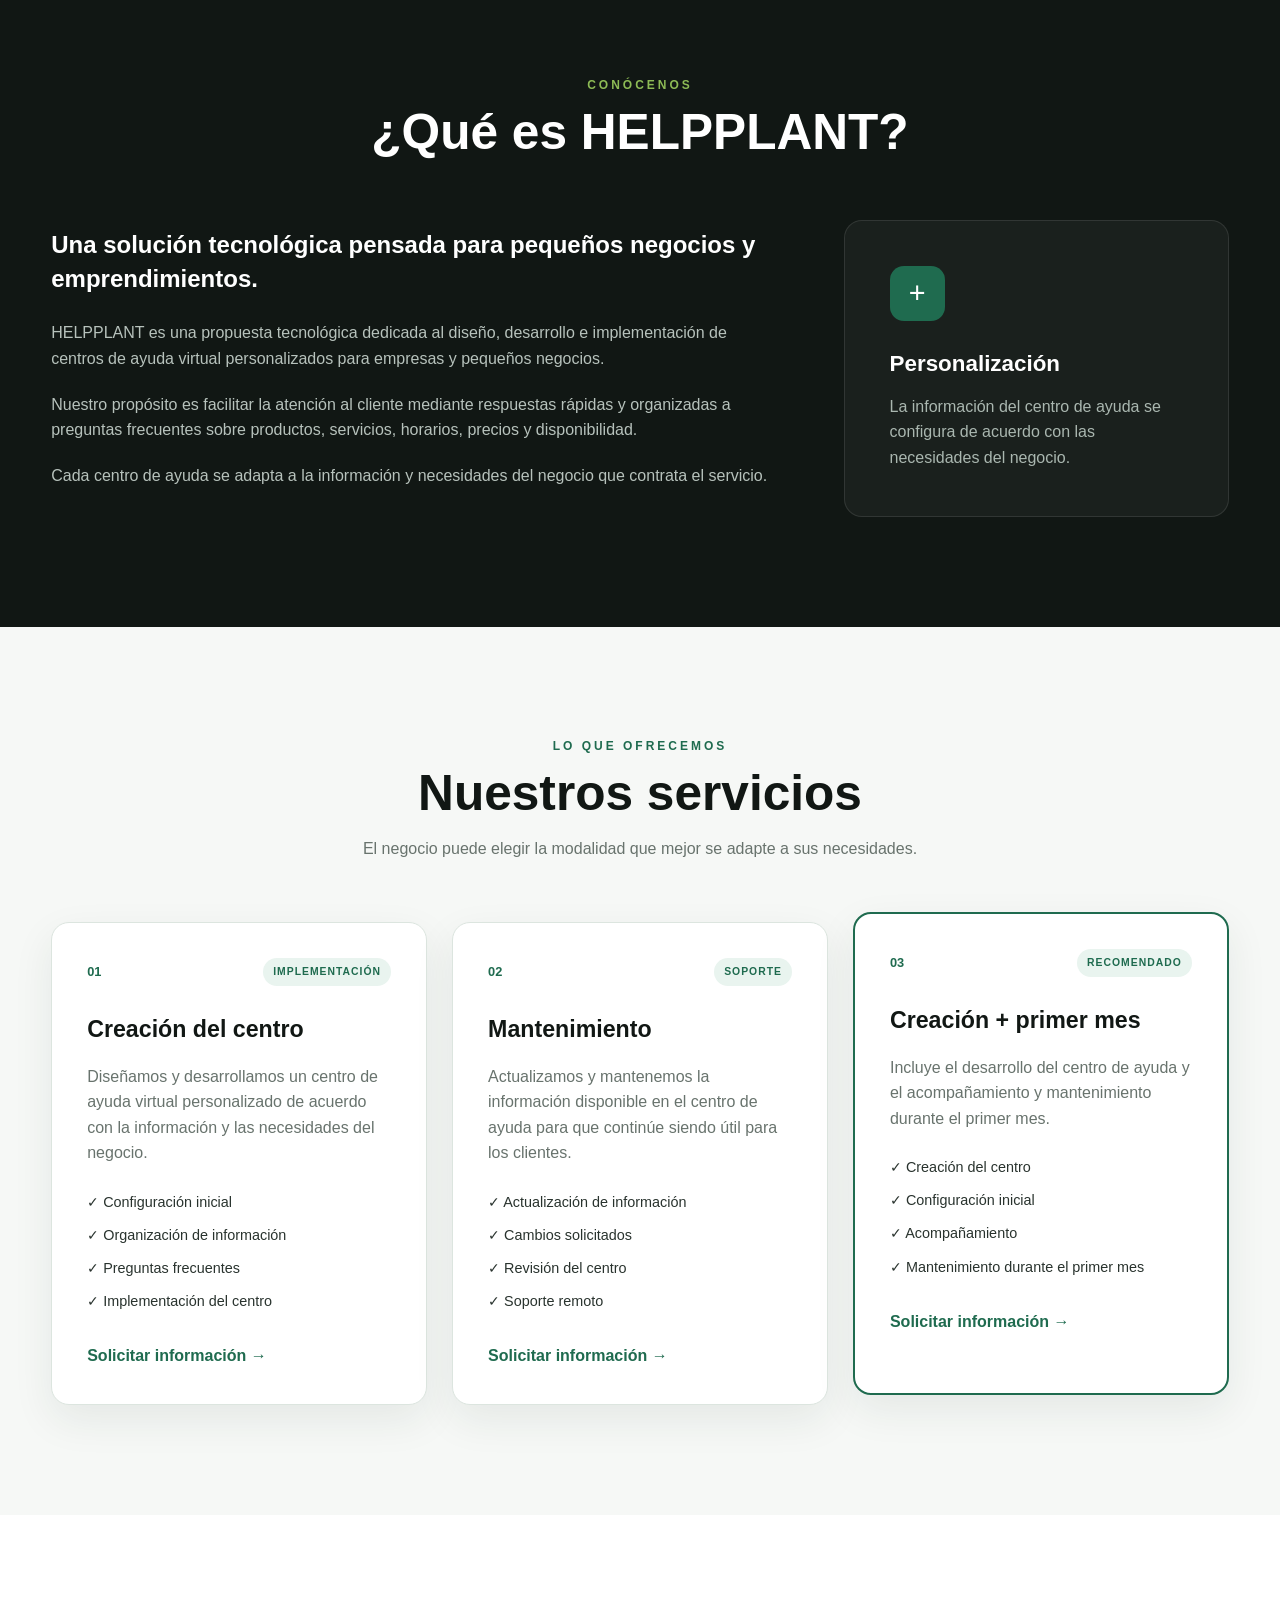
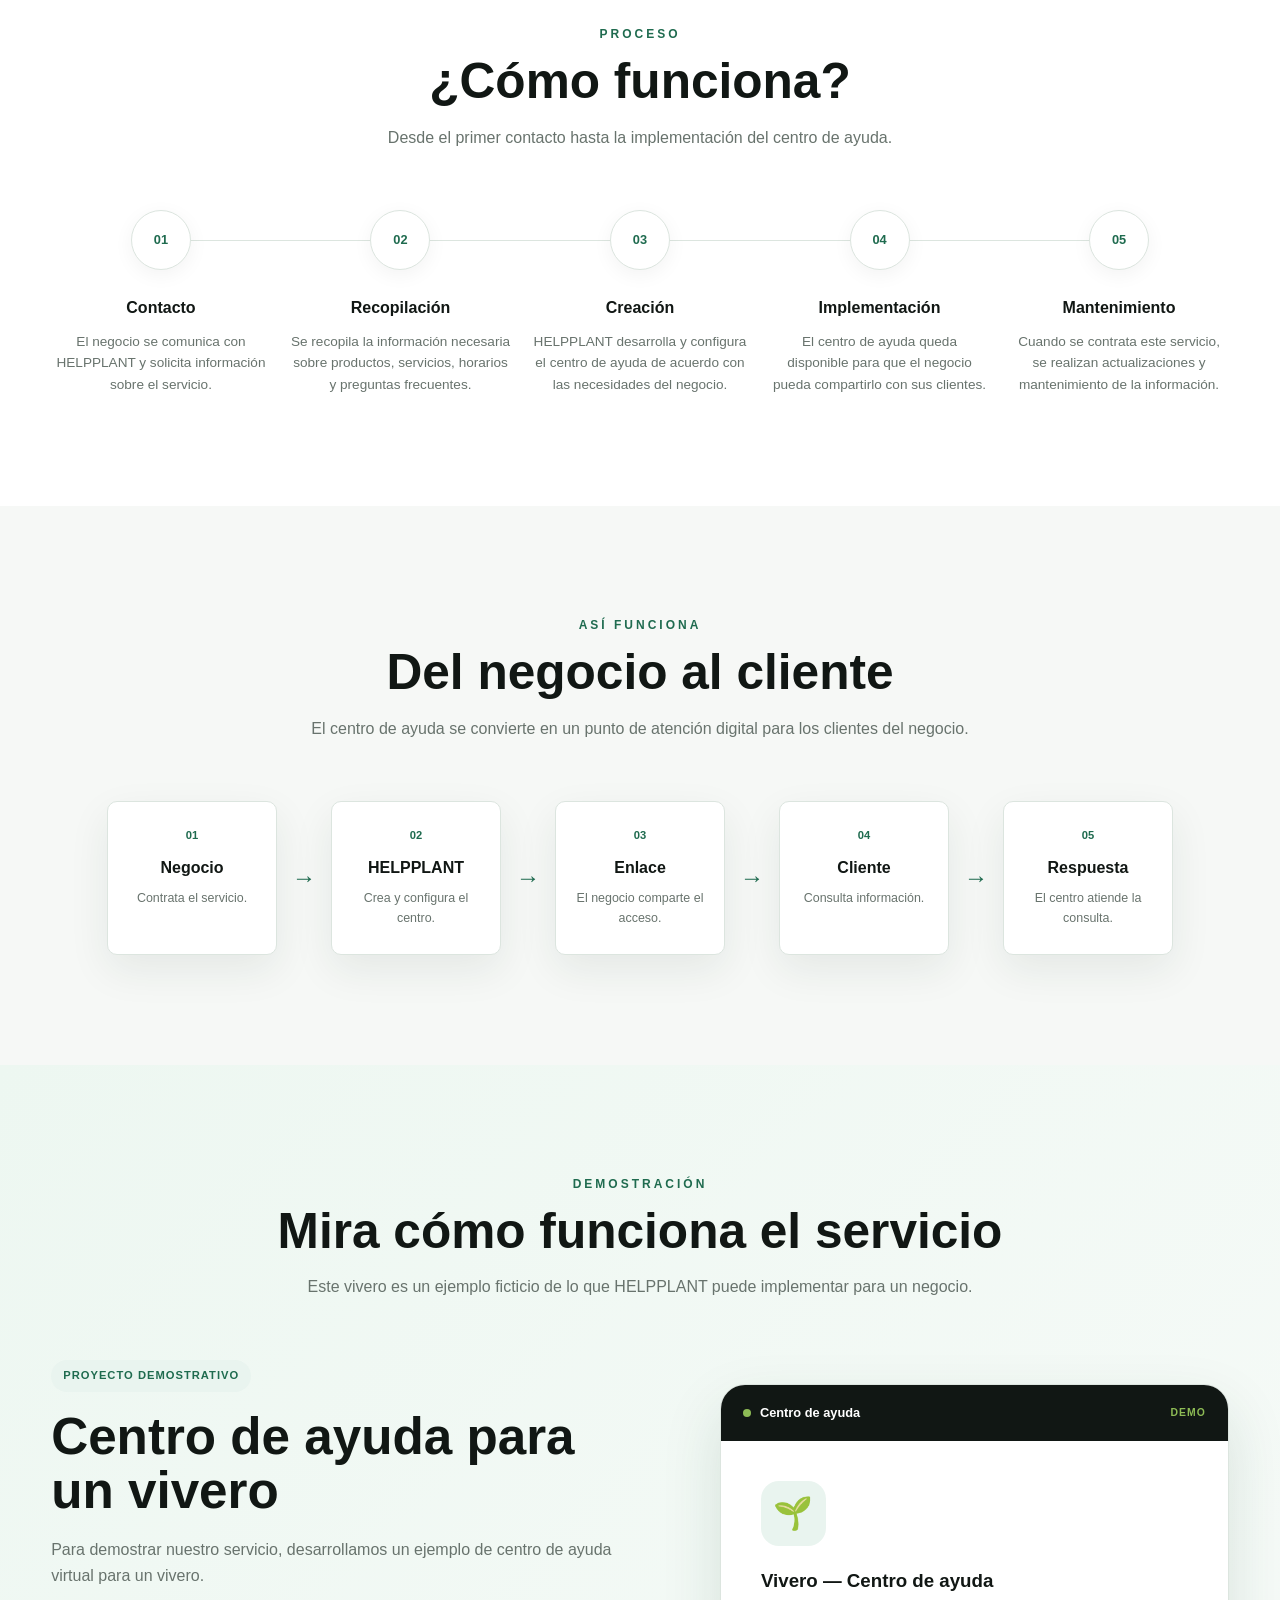
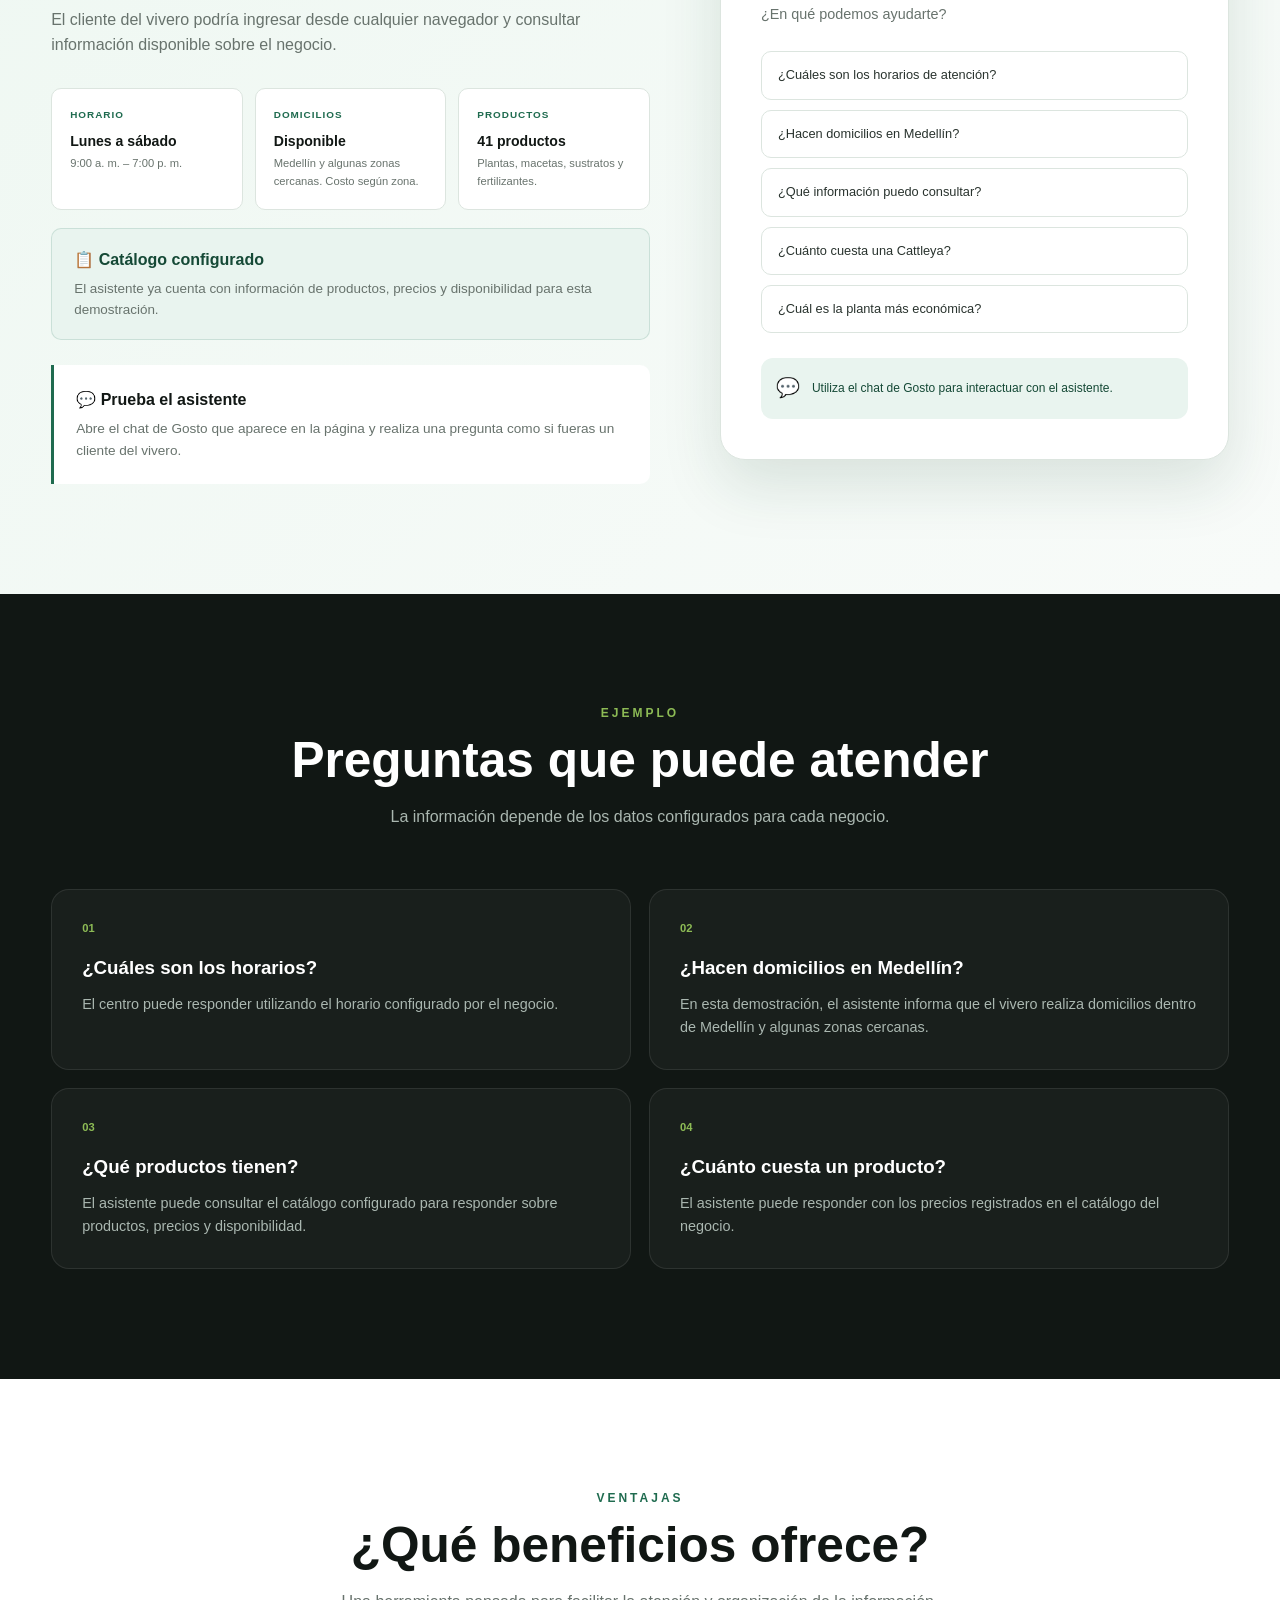
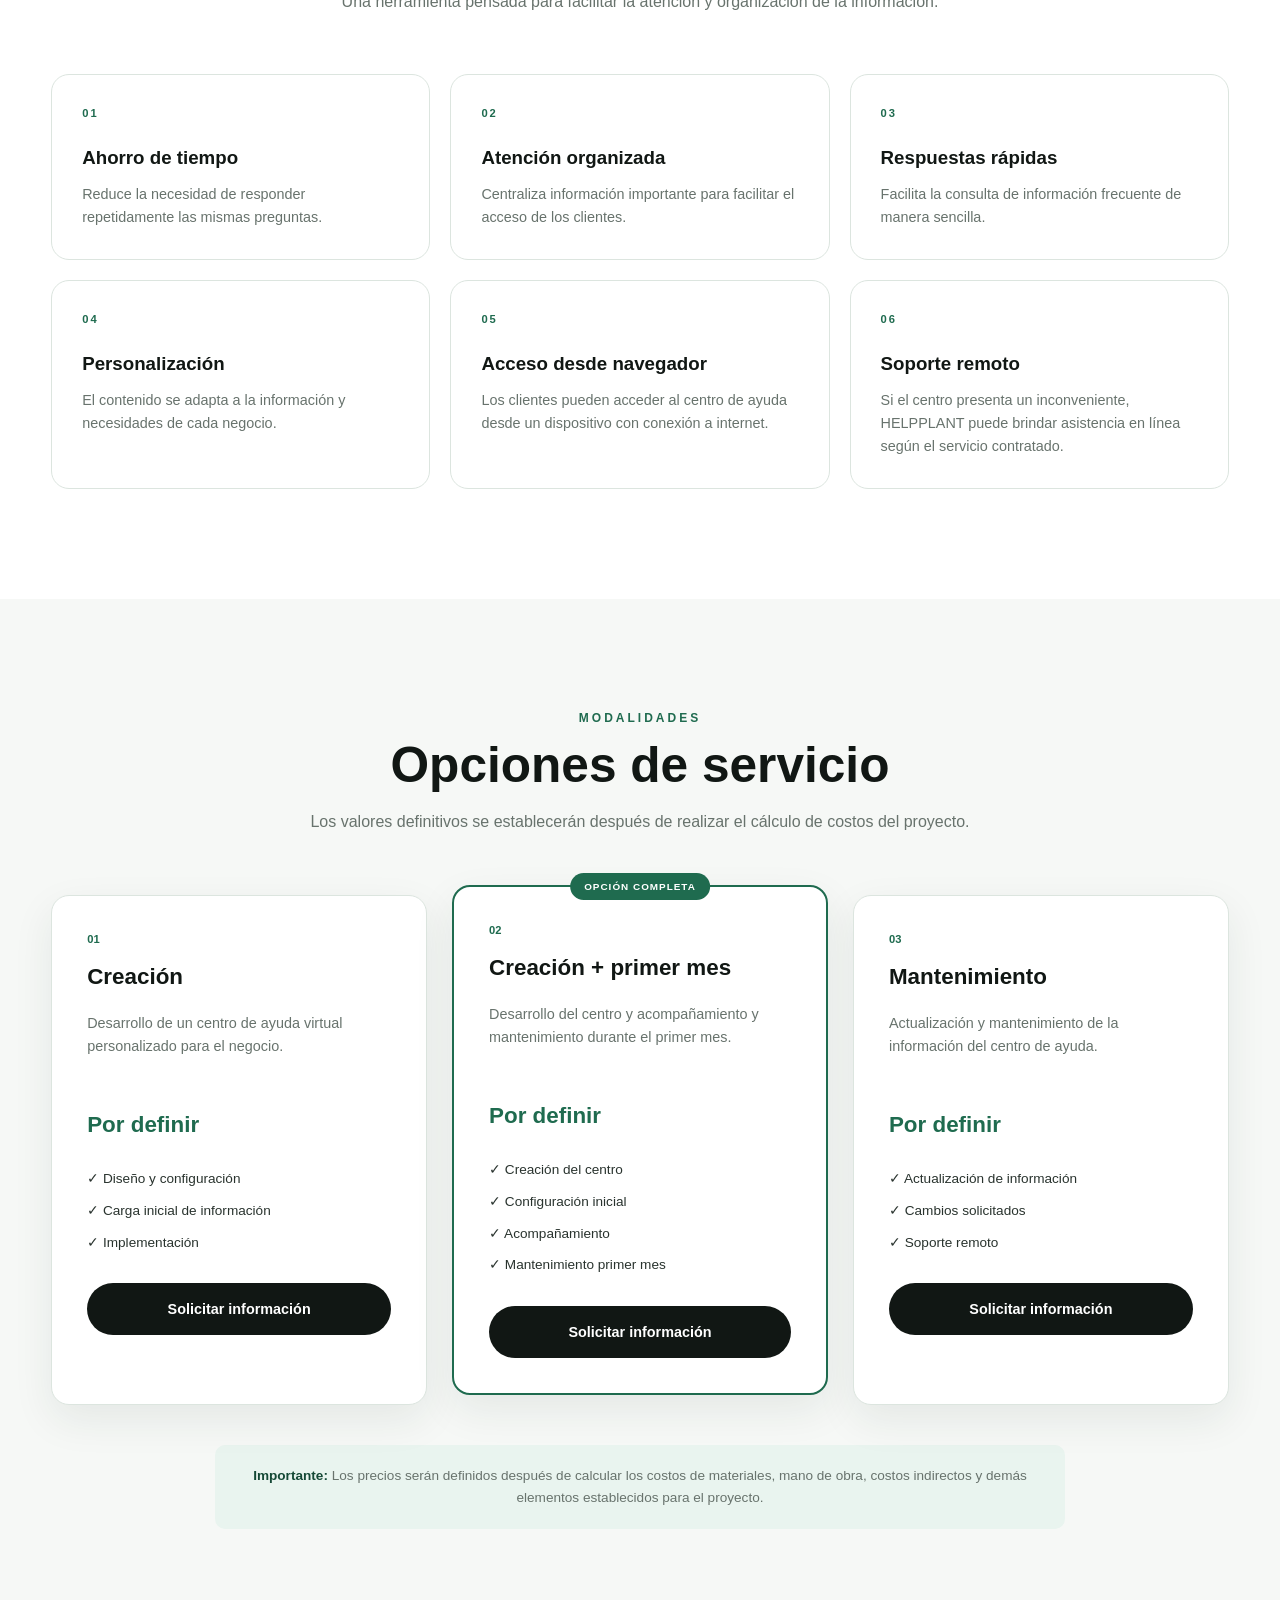
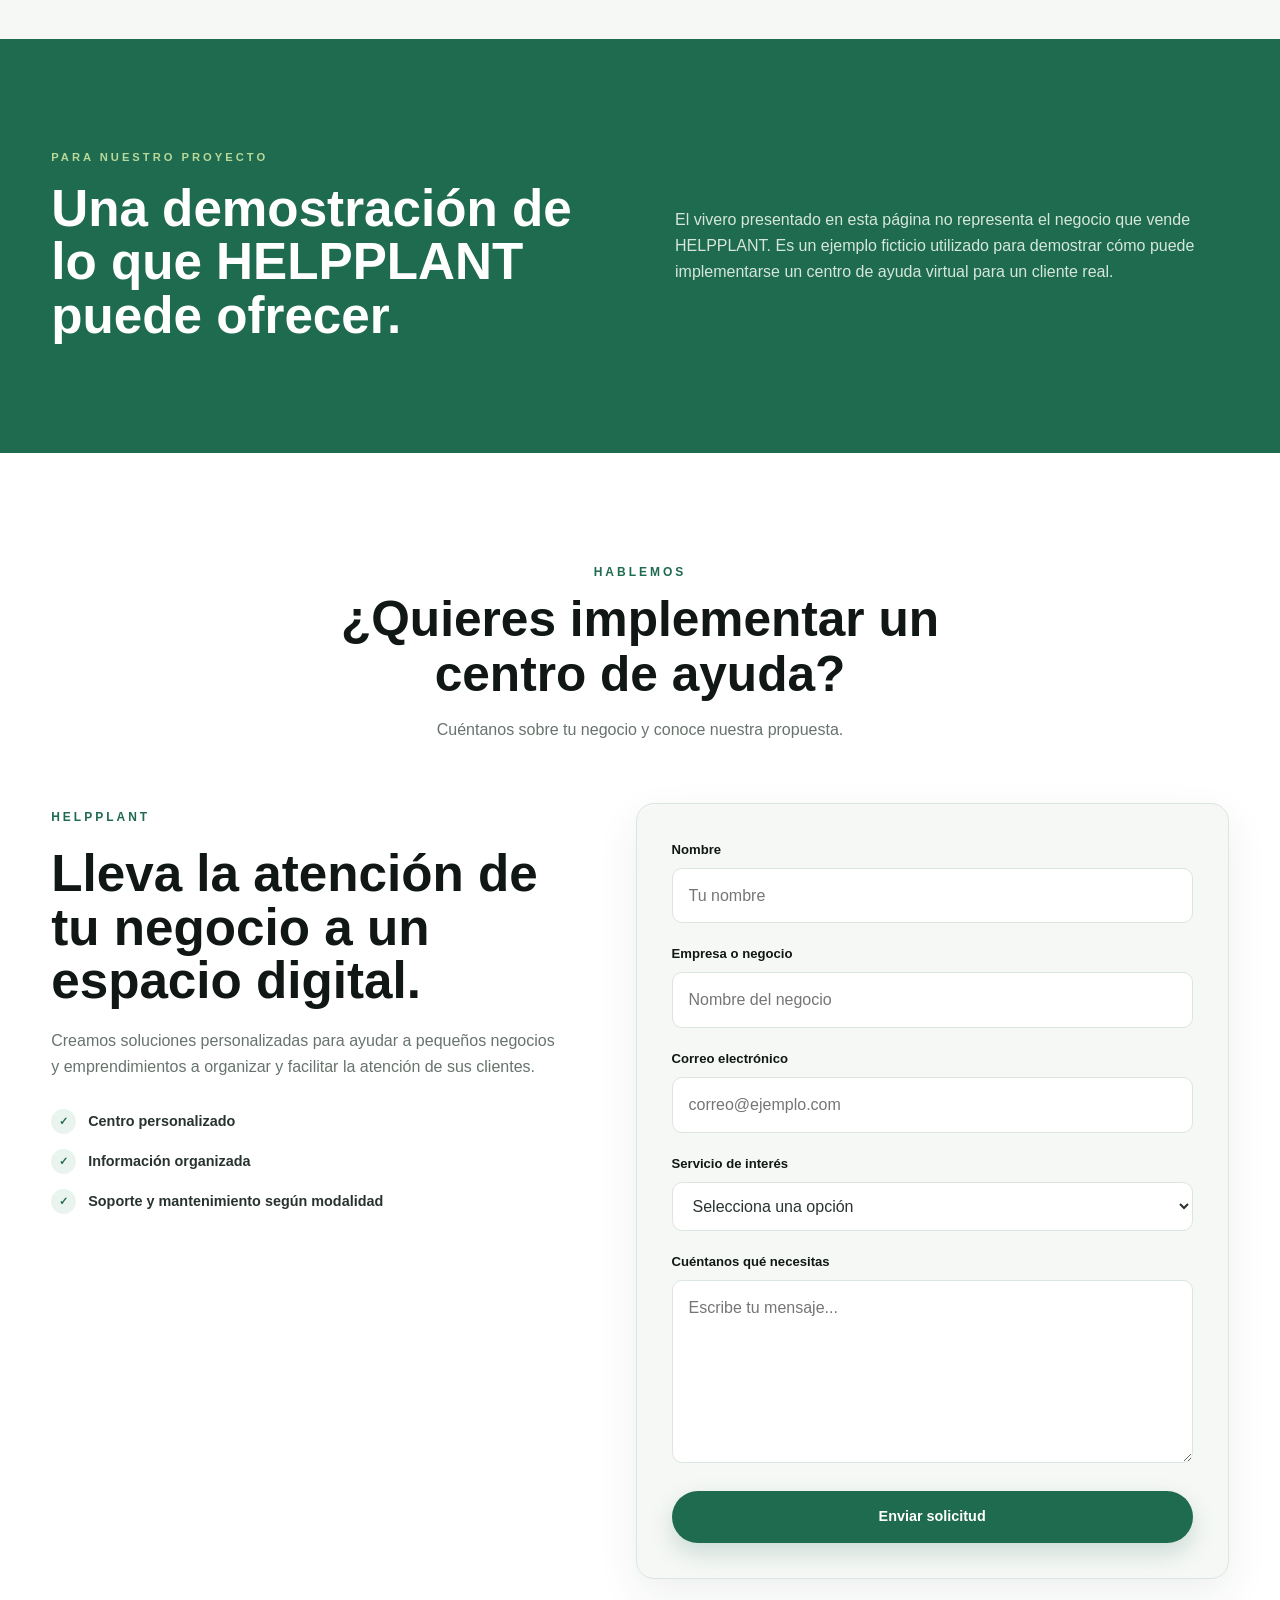
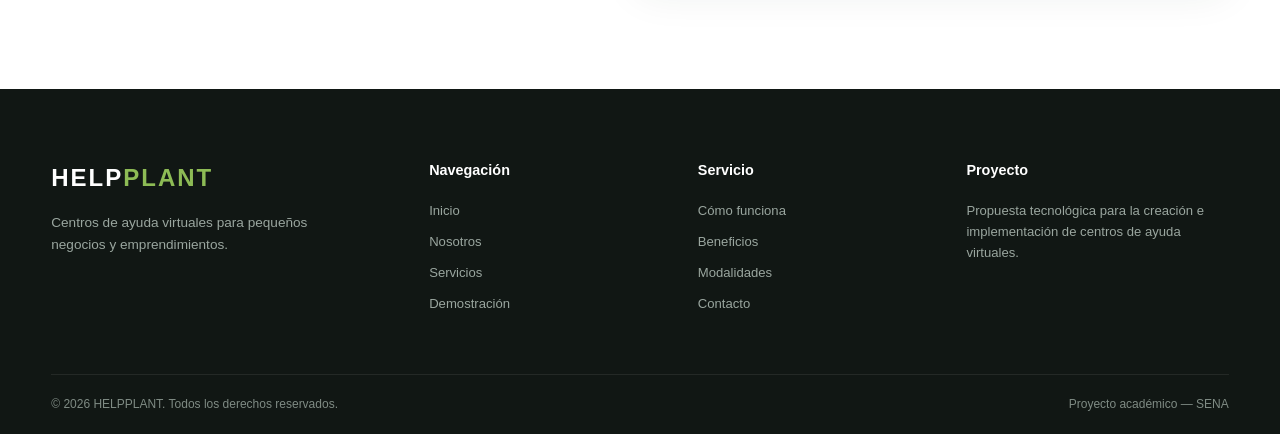
<file: HELPPLANT/index.html>
<!DOCTYPE html>
<html lang="es">

<head>
    <meta charset="UTF-8">
    <meta name="viewport" content="width=device-width, initial-scale=1.0">

    <meta name="description"
        content="HELPPLANT crea centros de ayuda virtuales personalizados para pequeñas empresas y emprendimientos.">
    <meta name="keywords"
        content="HELPPLANT, centro de ayuda virtual, atención al cliente, automatización, emprendimientos">
    <meta name="author" content="HELPPLANT">

    <title>HELPPLANT | Centros de ayuda virtual</title>

    <link rel="stylesheet" href="style.css">
</head>

<body>

    <!-- =====================================================
         NAVEGACIÓN
    ====================================================== -->

    <header class="header">

        <nav class="navbar">

            <div class="logo">
                <a href="#inicio" aria-label="Ir al inicio">
                    HELP<span>PLANT</span>
                </a>
            </div>

            <button class="menu-toggle" type="button" aria-label="Abrir menú">
                ☰
            </button>

            <ul class="nav-links">

                <li>
                    <a href="#inicio">Inicio</a>
                </li>

                <li>
                    <a href="#nosotros">Nosotros</a>
                </li>

                <li>
                    <a href="#servicios">Servicios</a>
                </li>

                <li>
                    <a href="#funciona">Cómo funciona</a>
                </li>

                <li>
                    <a href="#demo">Demostración</a>
                </li>

                <li>
                    <a href="#beneficios">Beneficios</a>
                </li>

                <li>
                    <a href="#planes">Planes</a>
                </li>

                <li>
                    <a href="#contacto">Contacto</a>
                </li>

            </ul>

        </nav>

    </header>


    <main>

        <!-- =====================================================
             HERO / INICIO
        ====================================================== -->

        <section id="inicio" class="hero">

            <div class="hero-overlay"></div>

            <div class="hero-content">

                <p class="hero-label">
                    CENTROS DE AYUDA VIRTUAL
                </p>

                <h1>
                    Atención más rápida,
                    <span>soluciones más inteligentes.</span>
                </h1>

                <p class="hero-description">
                    En HELPPLANT creamos centros de ayuda virtuales
                    personalizados para pequeñas empresas y emprendimientos,
                    facilitando la atención de sus clientes mediante
                    información clara, organizada y accesible.
                </p>

                <div class="hero-buttons">

                    <a href="#servicios" class="btn btn-primary">
                        Conocer el servicio
                    </a>

                    <a href="#demo" class="btn btn-secondary">
                        Ver demostración
                    </a>

                </div>

                <div class="hero-note">

                    <span class="status-dot"></span>

                    <p>
                        Demostración virtual disponible
                    </p>

                </div>

            </div>

        </section>


        <!-- =====================================================
             PRESENTACIÓN
        ====================================================== -->

        <section class="section introduction">

            <div class="section-title">

                <p>LA IDEA</p>

                <h2>
                    ¿Qué problema solucionamos?
                </h2>

                <span>
                    Una atención organizada permite que los negocios
                    aprovechen mejor su tiempo.
                </span>

            </div>


            <div class="problem-grid">

                <article class="problem-card">

                    <div class="card-number">
                        01
                    </div>

                    <h3>
                        Preguntas repetitivas
                    </h3>

                    <p>
                        Muchos negocios reciben constantemente las mismas
                        preguntas sobre horarios, productos, servicios,
                        precios y disponibilidad.
                    </p>

                </article>


                <article class="problem-card">

                    <div class="card-number">
                        02
                    </div>

                    <h3>
                        Tiempo de atención
                    </h3>

                    <p>
                        Responder manualmente las mismas consultas puede
                        ocupar tiempo que el negocio podría dedicar a
                        otras actividades.
                    </p>

                </article>


                <article class="problem-card">

                    <div class="card-number">
                        03
                    </div>

                    <h3>
                        Información dispersa
                    </h3>

                    <p>
                        Los clientes pueden tener dificultades para encontrar
                        rápidamente la información que necesitan.
                    </p>

                </article>

            </div>

        </section>


        <!-- =====================================================
             NOSOTROS
        ====================================================== -->

        <section id="nosotros" class="section section-dark">

            <div class="section-title">

                <p>CONÓCENOS</p>

                <h2>
                    ¿Qué es HELPPLANT?
                </h2>

            </div>


            <div class="about-grid">

                <div class="about-text">

                    <p class="about-highlight">
                        Una solución tecnológica pensada para pequeños
                        negocios y emprendimientos.
                    </p>

                    <p>
                        HELPPLANT es una propuesta tecnológica dedicada al
                        diseño, desarrollo e implementación de centros de
                        ayuda virtual personalizados para empresas y
                        pequeños negocios.
                    </p>

                    <p>
                        Nuestro propósito es facilitar la atención al cliente
                        mediante respuestas rápidas y organizadas a preguntas
                        frecuentes sobre productos, servicios, horarios,
                        precios y disponibilidad.
                    </p>

                    <p>
                        Cada centro de ayuda se adapta a la información y
                        necesidades del negocio que contrata el servicio.
                    </p>

                </div>


                <div class="about-box">

                    <div class="about-icon">
                        +
                    </div>

                    <h3>
                        Personalización
                    </h3>

                    <p>
                        La información del centro de ayuda se configura de
                        acuerdo con las necesidades del negocio.
                    </p>

                </div>

            </div>

        </section>


        <!-- =====================================================
             SERVICIOS
        ====================================================== -->

        <section id="servicios" class="section section-light">

            <div class="section-title">

                <p>LO QUE OFRECEMOS</p>

                <h2>
                    Nuestros servicios
                </h2>

                <span>
                    El negocio puede elegir la modalidad que mejor se adapte
                    a sus necesidades.
                </span>

            </div>


            <div class="services-grid">

                <!-- SERVICIO 01 -->

                <article class="service-card">

                    <div class="service-top">

                        <span class="service-number">
                            01
                        </span>

                        <span class="service-tag">
                            IMPLEMENTACIÓN
                        </span>

                    </div>

                    <h3>
                        Creación del centro
                    </h3>

                    <p>
                        Diseñamos y desarrollamos un centro de ayuda virtual
                        personalizado de acuerdo con la información y las
                        necesidades del negocio.
                    </p>

                    <ul>

                        <li>
                            ✓ Configuración inicial
                        </li>

                        <li>
                            ✓ Organización de información
                        </li>

                        <li>
                            ✓ Preguntas frecuentes
                        </li>

                        <li>
                            ✓ Implementación del centro
                        </li>

                    </ul>

                    <a href="#contacto" class="service-link">
                        Solicitar información →
                    </a>

                </article>


                <!-- SERVICIO 02 -->

                <article class="service-card">

                    <div class="service-top">

                        <span class="service-number">
                            02
                        </span>

                        <span class="service-tag">
                            SOPORTE
                        </span>

                    </div>

                    <h3>
                        Mantenimiento
                    </h3>

                    <p>
                        Actualizamos y mantenemos la información disponible
                        en el centro de ayuda para que continúe siendo útil
                        para los clientes.
                    </p>

                    <ul>

                        <li>
                            ✓ Actualización de información
                        </li>

                        <li>
                            ✓ Cambios solicitados
                        </li>

                        <li>
                            ✓ Revisión del centro
                        </li>

                        <li>
                            ✓ Soporte remoto
                        </li>

                    </ul>

                    <a href="#contacto" class="service-link">
                        Solicitar información →
                    </a>

                </article>


                <!-- SERVICIO 03 -->

                <article class="service-card service-featured">

                    <div class="service-top">

                        <span class="service-number">
                            03
                        </span>

                        <span class="service-tag">
                            RECOMENDADO
                        </span>

                    </div>

                    <h3>
                        Creación + primer mes
                    </h3>

                    <p>
                        Incluye el desarrollo del centro de ayuda y el
                        acompañamiento y mantenimiento durante el primer mes.
                    </p>

                    <ul>

                        <li>
                            ✓ Creación del centro
                        </li>

                        <li>
                            ✓ Configuración inicial
                        </li>

                        <li>
                            ✓ Acompañamiento
                        </li>

                        <li>
                            ✓ Mantenimiento durante el primer mes
                        </li>

                    </ul>

                    <a href="#contacto" class="service-link">
                        Solicitar información →
                    </a>

                </article>

            </div>

        </section>


        <!-- =====================================================
             CÓMO FUNCIONA
        ====================================================== -->

        <section id="funciona" class="section">

            <div class="section-title">

                <p>PROCESO</p>

                <h2>
                    ¿Cómo funciona?
                </h2>

                <span>
                    Desde el primer contacto hasta la implementación
                    del centro de ayuda.
                </span>

            </div>


            <div class="process-container">

                <article class="process-step">

                    <span class="process-number">
                        01
                    </span>

                    <div>

                        <h3>
                            Contacto
                        </h3>

                        <p>
                            El negocio se comunica con HELPPLANT y solicita
                            información sobre el servicio.
                        </p>

                    </div>

                </article>


                <article class="process-step">

                    <span class="process-number">
                        02
                    </span>

                    <div>

                        <h3>
                            Recopilación
                        </h3>

                        <p>
                            Se recopila la información necesaria sobre
                            productos, servicios, horarios y preguntas
                            frecuentes.
                        </p>

                    </div>

                </article>


                <article class="process-step">

                    <span class="process-number">
                        03
                    </span>

                    <div>

                        <h3>
                            Creación
                        </h3>

                        <p>
                            HELPPLANT desarrolla y configura el centro
                            de ayuda de acuerdo con las necesidades
                            del negocio.
                        </p>

                    </div>

                </article>


                <article class="process-step">

                    <span class="process-number">
                        04
                    </span>

                    <div>

                        <h3>
                            Implementación
                        </h3>

                        <p>
                            El centro de ayuda queda disponible para que
                            el negocio pueda compartirlo con sus clientes.
                        </p>

                    </div>

                </article>


                <article class="process-step">

                    <span class="process-number">
                        05
                    </span>

                    <div>

                        <h3>
                            Mantenimiento
                        </h3>

                        <p>
                            Cuando se contrata este servicio, se realizan
                            actualizaciones y mantenimiento de la información.
                        </p>

                    </div>

                </article>

            </div>

        </section>


        <!-- =====================================================
             FLUJO DEL SERVICIO
        ====================================================== -->

        <section class="section section-light">

            <div class="section-title">

                <p>ASÍ FUNCIONA</p>

                <h2>
                    Del negocio al cliente
                </h2>

                <span>
                    El centro de ayuda se convierte en un punto de
                    atención digital para los clientes del negocio.
                </span>

            </div>


            <div class="flow-container">

                <div class="flow-item">

                    <span>
                        01
                    </span>

                    <strong>
                        Negocio
                    </strong>

                    <p>
                        Contrata el servicio.
                    </p>

                </div>


                <div class="flow-arrow">
                    →
                </div>


                <div class="flow-item">

                    <span>
                        02
                    </span>

                    <strong>
                        HELPPLANT
                    </strong>

                    <p>
                        Crea y configura el centro.
                    </p>

                </div>


                <div class="flow-arrow">
                    →
                </div>


                <div class="flow-item">

                    <span>
                        03
                    </span>

                    <strong>
                        Enlace
                    </strong>

                    <p>
                        El negocio comparte el acceso.
                    </p>

                </div>


                <div class="flow-arrow">
                    →
                </div>


                <div class="flow-item">

                    <span>
                        04
                    </span>

                    <strong>
                        Cliente
                    </strong>

                    <p>
                        Consulta información.
                    </p>

                </div>


                <div class="flow-arrow">
                    →
                </div>


                <div class="flow-item">

                    <span>
                        05
                    </span>

                    <strong>
                        Respuesta
                    </strong>

                    <p>
                        El centro atiende la consulta.
                    </p>

                </div>

            </div>

        </section>


        <!-- =====================================================
             DEMOSTRACIÓN
        ====================================================== -->

        <section id="demo" class="section demo-section">

            <div class="section-title">

                <p>DEMOSTRACIÓN</p>

                <h2>
                    Mira cómo funciona el servicio
                </h2>

                <span>
                    Este vivero es un ejemplo ficticio de lo que HELPPLANT
                    puede implementar para un negocio.
                </span>

            </div>


            <div class="demo-container">

                <div class="demo-info">

                    <span class="demo-label">
                        PROYECTO DEMOSTRATIVO
                    </span>

                    <h3>
                        Centro de ayuda para un vivero
                    </h3>

                    <p>
                        Para demostrar nuestro servicio, desarrollamos un
                        ejemplo de centro de ayuda virtual para un vivero.
                    </p>

                    <p>
                        El cliente del vivero podría ingresar desde cualquier
                        navegador y consultar información disponible sobre
                        el negocio.
                    </p>


                    <div class="demo-data">

                        <div class="demo-data-item">

                            <span>
                                HORARIO
                            </span>

                            <strong>
                                Lunes a sábado
                            </strong>

                            <small>
                                9:00 a. m. – 7:00 p. m.
                            </small>

                        </div>


                        <div class="demo-data-item">

                            <span>
                                DOMICILIOS
                            </span>

                            <strong>
                                Disponible
                            </strong>

                            <small>
                                Medellín y algunas zonas cercanas. Costo según zona.
                            </small>

                        </div>


                        <div class="demo-data-item">

                            <span>
                                PRODUCTOS
                            </span>

                            <strong>
                                41 productos
                            </strong>

                            <small>
                                Plantas, macetas, sustratos y fertilizantes.
                            </small>

                        </div>

                    </div>


                    <div class="demo-catalog-note">

                        <strong>📋 Catálogo configurado</strong>

                        <p>
                            El asistente ya cuenta con información de productos,
                            precios y disponibilidad para esta demostración.
                        </p>

                    </div>


                    <div class="demo-instruction">

                        <strong>
                            💬 Prueba el asistente
                        </strong>

                        <p>
                            Abre el chat de Gosto que aparece en la página y
                            realiza una pregunta como si fueras un cliente
                            del vivero.
                        </p>

                    </div>

                </div>


                <div class="demo-preview">

                    <div class="preview-header">

                        <div class="preview-status">
                            <span></span>
                            Centro de ayuda
                        </div>

                        <span class="preview-demo">
                            DEMO
                        </span>

                    </div>


                    <div class="preview-body">

                        <div class="preview-icon">
                            🌱
                        </div>

                        <h3>
                            Vivero — Centro de ayuda
                        </h3>

                        <p>
                            ¿En qué podemos ayudarte?
                        </p>


                        <div class="preview-question">
                            ¿Cuáles son los horarios de atención?
                        </div>

                        <div class="preview-question">
                            ¿Hacen domicilios en Medellín?
                        </div>

                        <div class="preview-question">
                            ¿Qué información puedo consultar?
                        </div>

                        <div class="preview-question">
                            ¿Cuánto cuesta una Cattleya?
                        </div>

                        <div class="preview-question">
                            ¿Cuál es la planta más económica?
                        </div>


                        <div class="preview-chat-note">

                            <span>
                                💬
                            </span>

                            <p>
                                Utiliza el chat de Gosto para interactuar
                                con el asistente.
                            </p>

                        </div>

                    </div>

                </div>

            </div>

        </section>


        <!-- =====================================================
             FAQ DE LA DEMOSTRACIÓN
        ====================================================== -->

        <section class="section section-dark">

            <div class="section-title">

                <p>EJEMPLO</p>

                <h2>
                    Preguntas que puede atender
                </h2>

                <span>
                    La información depende de los datos configurados
                    para cada negocio.
                </span>

            </div>


            <div class="faq-grid">

                <article class="faq-card">

                    <span>
                        01
                    </span>

                    <h3>
                        ¿Cuáles son los horarios?
                    </h3>

                    <p>
                        El centro puede responder utilizando el horario
                        configurado por el negocio.
                    </p>

                </article>


                <article class="faq-card">

                    <span>
                        02
                    </span>

                    <h3>
                        ¿Hacen domicilios en Medellín?
                    </h3>

                    <p>
                        En esta demostración, el asistente informa que el vivero
                        realiza domicilios dentro de Medellín y algunas zonas cercanas.
                    </p>

                </article>


                <article class="faq-card">

                    <span>
                        03
                    </span>

                    <h3>
                        ¿Qué productos tienen?
                    </h3>

                    <p>
                        El asistente puede consultar el catálogo configurado
                        para responder sobre productos, precios y disponibilidad.
                    </p>

                </article>


                <article class="faq-card">

                    <span>
                        04
                    </span>

                    <h3>
                        ¿Cuánto cuesta un producto?
                    </h3>

                    <p>
                        El asistente puede responder con los precios registrados
                        en el catálogo del negocio.
                    </p>

                </article>

            </div>

        </section>


        <!-- =====================================================
             BENEFICIOS
        ====================================================== -->

        <section id="beneficios" class="section">

            <div class="section-title">

                <p>VENTAJAS</p>

                <h2>
                    ¿Qué beneficios ofrece?
                </h2>

                <span>
                    Una herramienta pensada para facilitar la atención
                    y organización de la información.
                </span>

            </div>


            <div class="benefits-grid">

                <article class="benefit-card">

                    <span class="benefit-icon">
                        01
                    </span>

                    <h3>
                        Ahorro de tiempo
                    </h3>

                    <p>
                        Reduce la necesidad de responder repetidamente
                        las mismas preguntas.
                    </p>

                </article>


                <article class="benefit-card">

                    <span class="benefit-icon">
                        02
                    </span>

                    <h3>
                        Atención organizada
                    </h3>

                    <p>
                        Centraliza información importante para facilitar
                        el acceso de los clientes.
                    </p>

                </article>


                <article class="benefit-card">

                    <span class="benefit-icon">
                        03
                    </span>

                    <h3>
                        Respuestas rápidas
                    </h3>

                    <p>
                        Facilita la consulta de información frecuente
                        de manera sencilla.
                    </p>

                </article>


                <article class="benefit-card">

                    <span class="benefit-icon">
                        04
                    </span>

                    <h3>
                        Personalización
                    </h3>

                    <p>
                        El contenido se adapta a la información y
                        necesidades de cada negocio.
                    </p>

                </article>


                <article class="benefit-card">

                    <span class="benefit-icon">
                        05
                    </span>

                    <h3>
                        Acceso desde navegador
                    </h3>

                    <p>
                        Los clientes pueden acceder al centro de ayuda
                        desde un dispositivo con conexión a internet.
                    </p>

                </article>


                <article class="benefit-card">

                    <span class="benefit-icon">
                        06
                    </span>

                    <h3>
                        Soporte remoto
                    </h3>

                    <p>
                        Si el centro presenta un inconveniente, HELPPLANT
                        puede brindar asistencia en línea según el servicio
                        contratado.
                    </p>

                </article>

            </div>

        </section>


        <!-- =====================================================
             PLANES
        ====================================================== -->

        <section id="planes" class="section section-light">

            <div class="section-title">

                <p>MODALIDADES</p>

                <h2>
                    Opciones de servicio
                </h2>

                <span>
                    Los valores definitivos se establecerán después
                    de realizar el cálculo de costos del proyecto.
                </span>

            </div>


            <div class="plans-grid">

                <article class="plan-card">

                    <div class="plan-header">

                        <span>
                            01
                        </span>

                        <h3>
                            Creación
                        </h3>

                    </div>

                    <p>
                        Desarrollo de un centro de ayuda virtual
                        personalizado para el negocio.
                    </p>

                    <div class="plan-price">
                        Por definir
                    </div>

                    <ul>

                        <li>✓ Diseño y configuración</li>
                        <li>✓ Carga inicial de información</li>
                        <li>✓ Implementación</li>

                    </ul>

                    <a href="#contacto" class="btn btn-dark">
                        Solicitar información
                    </a>

                </article>


                <article class="plan-card plan-featured">

                    <div class="plan-badge">
                        OPCIÓN COMPLETA
                    </div>

                    <div class="plan-header">

                        <span>
                            02
                        </span>

                        <h3>
                            Creación + primer mes
                        </h3>

                    </div>

                    <p>
                        Desarrollo del centro y acompañamiento y
                        mantenimiento durante el primer mes.
                    </p>

                    <div class="plan-price">
                        Por definir
                    </div>

                    <ul>

                        <li>✓ Creación del centro</li>
                        <li>✓ Configuración inicial</li>
                        <li>✓ Acompañamiento</li>
                        <li>✓ Mantenimiento primer mes</li>

                    </ul>

                    <a href="#contacto" class="btn btn-dark">
                        Solicitar información
                    </a>

                </article>


                <article class="plan-card">

                    <div class="plan-header">

                        <span>
                            03
                        </span>

                        <h3>
                            Mantenimiento
                        </h3>

                    </div>

                    <p>
                        Actualización y mantenimiento de la información
                        del centro de ayuda.
                    </p>

                    <div class="plan-price">
                        Por definir
                    </div>

                    <ul>

                        <li>✓ Actualización de información</li>
                        <li>✓ Cambios solicitados</li>
                        <li>✓ Soporte remoto</li>

                    </ul>

                    <a href="#contacto" class="btn btn-dark">
                        Solicitar información
                    </a>

                </article>

            </div>

            <div class="price-note">

                <strong>
                    Importante:
                </strong>

                Los precios serán definidos después de calcular los
                costos de materiales, mano de obra, costos indirectos
                y demás elementos establecidos para el proyecto.

            </div>

        </section>


        <!-- =====================================================
             SOBRE LA DEMOSTRACIÓN
        ====================================================== -->

        <section class="section presentation-section">

            <div class="presentation-content">

                <div>

                    <p class="section-mini-title">
                        PARA NUESTRO PROYECTO
                    </p>

                    <h2>
                        Una demostración de lo que HELPPLANT puede ofrecer.
                    </h2>

                </div>


                <p>
                    El vivero presentado en esta página no representa
                    el negocio que vende HELPPLANT. Es un ejemplo ficticio
                    utilizado para demostrar cómo puede implementarse
                    un centro de ayuda virtual para un cliente real.
                </p>

            </div>

        </section>


        <!-- =====================================================
             CONTACTO
        ====================================================== -->

        <section id="contacto" class="section contact-section">

            <div class="section-title">

                <p>HABLEMOS</p>

                <h2>
                    ¿Quieres implementar un centro de ayuda?
                </h2>

                <span>
                    Cuéntanos sobre tu negocio y conoce nuestra propuesta.
                </span>

            </div>


            <div class="contact-grid">

                <div class="contact-info">

                    <span class="contact-label">
                        HELPPLANT
                    </span>

                    <h3>
                        Lleva la atención de tu negocio
                        a un espacio digital.
                    </h3>

                    <p>
                        Creamos soluciones personalizadas para ayudar
                        a pequeños negocios y emprendimientos a organizar
                        y facilitar la atención de sus clientes.
                    </p>


                    <div class="contact-feature">

                        <span>
                            ✓
                        </span>

                        <p>
                            Centro personalizado
                        </p>

                    </div>


                    <div class="contact-feature">

                        <span>
                            ✓
                        </span>

                        <p>
                            Información organizada
                        </p>

                    </div>


                    <div class="contact-feature">

                        <span>
                            ✓
                        </span>

                        <p>
                            Soporte y mantenimiento según modalidad
                        </p>

                    </div>

                </div>


                <form class="contact-form" action="#" method="post">

                    <div class="form-group">

                        <label for="nombre">
                            Nombre
                        </label>

                        <input
                            type="text"
                            id="nombre"
                            name="nombre"
                            placeholder="Tu nombre"
                            required
                        >

                    </div>


                    <div class="form-group">

                        <label for="negocio">
                            Empresa o negocio
                        </label>

                        <input
                            type="text"
                            id="negocio"
                            name="negocio"
                            placeholder="Nombre del negocio"
                            required
                        >

                    </div>


                    <div class="form-group">

                        <label for="correo">
                            Correo electrónico
                        </label>

                        <input
                            type="email"
                            id="correo"
                            name="correo"
                            placeholder="correo@ejemplo.com"
                            required
                        >

                    </div>


                    <div class="form-group">

                        <label for="servicio">
                            Servicio de interés
                        </label>

                        <select id="servicio" name="servicio">

                            <option value="">
                                Selecciona una opción
                            </option>

                            <option value="creacion">
                                Creación del centro
                            </option>

                            <option value="mantenimiento">
                                Mantenimiento
                            </option>

                            <option value="completo">
                                Creación + primer mes
                            </option>

                            <option value="informacion">
                                Quiero más información
                            </option>

                        </select>

                    </div>


                    <div class="form-group">

                        <label for="mensaje">
                            Cuéntanos qué necesitas
                        </label>

                        <textarea
                            id="mensaje"
                            name="mensaje"
                            rows="6"
                            placeholder="Escribe tu mensaje..."
                        ></textarea>

                    </div>


                    <button
                        type="submit"
                        class="btn btn-primary form-button"
                    >
                        Enviar solicitud
                    </button>

                </form>

            </div>

        </section>

    </main>


    <!-- =====================================================
         FOOTER
    ====================================================== -->

    <footer class="footer">

        <div class="footer-content">

            <div class="footer-brand">

                <div class="footer-logo">
                    HELP<span>PLANT</span>
                </div>

                <p>
                    Centros de ayuda virtuales para pequeños negocios
                    y emprendimientos.
                </p>

            </div>


            <div class="footer-column">

                <h3>
                    Navegación
                </h3>

                <a href="#inicio">
                    Inicio
                </a>

                <a href="#nosotros">
                    Nosotros
                </a>

                <a href="#servicios">
                    Servicios
                </a>

                <a href="#demo">
                    Demostración
                </a>

            </div>


            <div class="footer-column">

                <h3>
                    Servicio
                </h3>

                <a href="#funciona">
                    Cómo funciona
                </a>

                <a href="#beneficios">
                    Beneficios
                </a>

                <a href="#planes">
                    Modalidades
                </a>

                <a href="#contacto">
                    Contacto
                </a>

            </div>


            <div class="footer-column">

                <h3>
                    Proyecto
                </h3>

                <p>
                    Propuesta tecnológica para la creación e implementación
                    de centros de ayuda virtuales.
                </p>

            </div>

        </div>


        <div class="footer-bottom">

            <p>
                &copy; 2026 HELPPLANT. Todos los derechos reservados.
            </p>

            <p>
                Proyecto académico — SENA
            </p>

        </div>

    </footer>


   <!-- =====================================================
     AGENTE GOSTO
     Centro de ayuda virtual de demostración
====================================================== -->

<script
    src="https://www.gosto.ai/embed.js"
    data-agent="571dfd6c-f480-4a2c-b2cf-649f34c1a105"
    async>
</script>

    <!-- =====================================================
         JAVASCRIPT BÁSICO DEL MENÚ
    ====================================================== -->

    <script>

        const menuToggle = document.querySelector(".menu-toggle");
        const navLinks = document.querySelector(".nav-links");

        if (menuToggle && navLinks) {

            menuToggle.addEventListener("click", () => {

                navLinks.classList.toggle("active");

            });


            const links = navLinks.querySelectorAll("a");

            links.forEach(link => {

                link.addEventListener("click", () => {

                    navLinks.classList.remove("active");

                });

            });

        }

    </script>

</body>

</html>
</file>
<file: style.css>
/* =========================================================
   HELPPLANT
   CENTRO DE AYUDA VIRTUAL
   STYLE.CSS
========================================================= */


/* =========================================================
   VARIABLES
========================================================= */

:root {

    --primary: #1f6b4f;
    --primary-dark: #154936;
    --primary-light: #e9f4ef;

    --accent: #8dbb55;

    --dark: #111714;
    --dark-soft: #1a211d;

    --white: #ffffff;
    --light: #f6f8f6;
    --light-green: #eef5f0;

    --text: #29332e;
    --text-light: #68736d;
    --border: #dce5df;

    --shadow: 0 15px 40px rgba(20, 55, 40, 0.08);

    --radius: 18px;
    --radius-small: 10px;

    --transition: 0.3s ease;

}


/* =========================================================
   RESET
========================================================= */

* {
    margin: 0;
    padding: 0;
    box-sizing: border-box;
}


html {
    scroll-behavior: smooth;
}


body {
    font-family: Arial, Helvetica, sans-serif;
    background: var(--white);
    color: var(--text);
    line-height: 1.6;
    overflow-x: hidden;
}


img {
    max-width: 100%;
    display: block;
}


a {
    text-decoration: none;
    color: inherit;
}


ul {
    list-style: none;
}


button,
input,
textarea,
select {
    font: inherit;
}


/* =========================================================
   HEADER
========================================================= */

.header {
    position: fixed;
    top: 0;
    left: 0;
    width: 100%;
    z-index: 1000;

    background: rgba(255, 255, 255, 0.96);

    border-bottom: 1px solid rgba(31, 107, 79, 0.08);

    backdrop-filter: blur(12px);
}


.navbar {
    width: min(1200px, 92%);

    margin: auto;

    min-height: 78px;

    display: flex;
    align-items: center;
    justify-content: space-between;

    gap: 30px;
}


/* LOGO */

.logo a {
    font-size: 1.45rem;
    font-weight: 800;
    letter-spacing: 2px;
    color: var(--dark);
}


.logo span {
    color: var(--primary);
}


/* NAV */

.nav-links {
    display: flex;
    align-items: center;
    gap: 26px;
}


.nav-links a {
    position: relative;

    font-size: 0.9rem;
    font-weight: 600;

    color: var(--text);

    transition: var(--transition);
}


.nav-links a::after {
    content: "";

    position: absolute;

    left: 0;
    bottom: -7px;

    width: 0;
    height: 2px;

    background: var(--primary);

    transition: var(--transition);
}


.nav-links a:hover {
    color: var(--primary);
}


.nav-links a:hover::after {
    width: 100%;
}


/* MOBILE MENU */

.menu-toggle {
    display: none;

    border: none;
    background: transparent;

    font-size: 1.7rem;
    cursor: pointer;

    color: var(--dark);
}


/* =========================================================
   GENERAL SECTIONS
========================================================= */

.section {
    width: min(1200px, 92%);

    margin: auto;

    padding: 110px 0;
}


.section-light {
    width: 100%;
    max-width: none;

    padding-left: max(4%, calc((100% - 1200px) / 2));
    padding-right: max(4%, calc((100% - 1200px) / 2));

    background: var(--light);
}


.section-dark {
    width: 100%;
    max-width: none;

    padding-left: max(4%, calc((100% - 1200px) / 2));
    padding-right: max(4%, calc((100% - 1200px) / 2));

    background: var(--dark);
    color: var(--white);
}


.section-title {
    max-width: 760px;

    margin: 0 auto 60px;

    text-align: center;
}


.section-title p {
    margin-bottom: 10px;

    font-size: 0.75rem;
    font-weight: 800;

    letter-spacing: 3px;

    color: var(--primary);
}


.section-dark .section-title p {
    color: var(--accent);
}


.section-title h2 {
    margin-bottom: 16px;

    font-size: clamp(2rem, 4vw, 3.1rem);

    line-height: 1.1;

    color: var(--dark);
}


.section-dark .section-title h2 {
    color: var(--white);
}


.section-title span {
    color: var(--text-light);
}


.section-dark .section-title span {
    color: #aab7b0;
}


/* =========================================================
   BUTTONS
========================================================= */

.btn {
    display: inline-flex;

    align-items: center;
    justify-content: center;

    min-height: 52px;

    padding: 0 28px;

    border-radius: 999px;

    font-weight: 700;
    font-size: 0.9rem;

    transition: var(--transition);
}


.btn-primary {
    color: var(--white);
    background: var(--primary);

    box-shadow: 0 10px 25px rgba(31, 107, 79, 0.2);
}


.btn-primary:hover {
    background: var(--primary-dark);

    transform: translateY(-3px);
}


.btn-secondary {
    color: var(--dark);

    background: var(--white);

    border: 1px solid var(--border);
}


.btn-secondary:hover {
    color: var(--primary);

    border-color: var(--primary);

    transform: translateY(-3px);
}


.btn-dark {
    width: 100%;

    color: var(--white);

    background: var(--dark);
}


.btn-dark:hover {
    background: var(--primary);

    transform: translateY(-3px);
}


/* =========================================================
   HERO
========================================================= */

.hero {
    position: relative;

    min-height: 100vh;

    display: flex;
    align-items: center;

    overflow: hidden;

    background:
        radial-gradient(
            circle at 85% 20%,
            rgba(141, 187, 85, 0.18),
            transparent 30%
        ),
        radial-gradient(
            circle at 15% 80%,
            rgba(31, 107, 79, 0.12),
            transparent 30%
        ),
        linear-gradient(
            135deg,
            #f8fbf9,
            #eaf4ee
        );
}


.hero::before {
    content: "";

    position: absolute;

    width: 500px;
    height: 500px;

    right: -180px;
    bottom: -200px;

    border-radius: 50%;

    border: 1px solid rgba(31, 107, 79, 0.12);
}


.hero::after {
    content: "";

    position: absolute;

    width: 300px;
    height: 300px;

    right: 5%;
    top: 20%;

    border-radius: 50%;

    background: rgba(141, 187, 85, 0.07);
}


.hero-overlay {
    position: absolute;

    inset: 0;

    pointer-events: none;
}


.hero-content {
    position: relative;
    z-index: 2;

    width: min(1200px, 92%);

    margin: auto;

    padding-top: 80px;
}


.hero-label {
    margin-bottom: 20px;

    font-size: 0.8rem;
    font-weight: 800;

    letter-spacing: 4px;

    color: var(--primary);
}


.hero h1 {
    max-width: 850px;

    margin-bottom: 28px;

    font-size: clamp(3rem, 7vw, 6.5rem);

    line-height: 0.98;

    letter-spacing: -3px;

    color: var(--dark);
}


.hero h1 span {
    display: block;

    color: var(--primary);
}


.hero-description {
    max-width: 650px;

    margin-bottom: 36px;

    font-size: 1.08rem;

    color: var(--text-light);
}


.hero-buttons {
    display: flex;

    flex-wrap: wrap;

    gap: 14px;
}


.hero-note {
    display: flex;

    align-items: center;

    gap: 10px;

    margin-top: 28px;
}


.hero-note p {
    font-size: 0.85rem;

    color: var(--text-light);
}


.status-dot {
    width: 9px;
    height: 9px;

    border-radius: 50%;

    background: var(--accent);

    box-shadow: 0 0 0 5px rgba(141, 187, 85, 0.12);
}


/* =========================================================
   PROBLEM SECTION
========================================================= */

.problem-grid {
    display: grid;

    grid-template-columns: repeat(3, 1fr);

    gap: 25px;
}


.problem-card {
    position: relative;

    padding: 35px;

    background: var(--white);

    border: 1px solid var(--border);

    border-radius: var(--radius);

    box-shadow: var(--shadow);

    transition: var(--transition);
}


.problem-card:hover {
    transform: translateY(-7px);

    border-color: rgba(31, 107, 79, 0.3);
}


.card-number {
    margin-bottom: 22px;

    font-size: 0.75rem;
    font-weight: 800;

    letter-spacing: 2px;

    color: var(--primary);
}


.problem-card h3 {
    margin-bottom: 12px;

    font-size: 1.3rem;

    color: var(--dark);
}


.problem-card p {
    color: var(--text-light);
}


/* =========================================================
   ABOUT
========================================================= */

.about-grid {
    display: grid;

    grid-template-columns: 1.5fr 0.8fr;

    gap: 70px;

    align-items: center;
}


.about-text p {
    margin-bottom: 20px;

    color: #b7c2bc;
}


.about-text .about-highlight {
    margin-bottom: 25px;

    font-size: 1.5rem;
    font-weight: 600;

    line-height: 1.4;

    color: var(--white);
}


.about-box {
    padding: 45px;

    border: 1px solid rgba(255, 255, 255, 0.1);

    border-radius: var(--radius);

    background: rgba(255, 255, 255, 0.04);
}


.about-icon {
    width: 55px;
    height: 55px;

    display: flex;
    align-items: center;
    justify-content: center;

    margin-bottom: 25px;

    border-radius: 14px;

    background: var(--primary);

    color: var(--white);

    font-size: 1.8rem;
}


.about-box h3 {
    margin-bottom: 12px;

    font-size: 1.4rem;
}


.about-box p {
    color: #aab7b0;
}


/* =========================================================
   SERVICES
========================================================= */

.services-grid {
    display: grid;

    grid-template-columns: repeat(3, 1fr);

    gap: 25px;
}


.service-card {
    position: relative;

    padding: 35px;

    background: var(--white);

    border: 1px solid var(--border);

    border-radius: var(--radius);

    box-shadow: var(--shadow);

    transition: var(--transition);
}


.service-card:hover {
    transform: translateY(-8px);

    border-color: var(--primary);
}


.service-featured {
    border: 2px solid var(--primary);

    transform: translateY(-10px);
}


.service-featured:hover {
    transform: translateY(-15px);
}


.service-top {
    display: flex;

    align-items: center;
    justify-content: space-between;

    margin-bottom: 25px;
}


.service-number {
    font-size: 0.8rem;
    font-weight: 800;

    color: var(--primary);
}


.service-tag {
    padding: 6px 10px;

    border-radius: 999px;

    font-size: 0.65rem;
    font-weight: 800;

    letter-spacing: 1px;

    color: var(--primary);

    background: var(--primary-light);
}


.service-card h3 {
    margin-bottom: 15px;

    font-size: 1.45rem;

    color: var(--dark);
}


.service-card > p {
    margin-bottom: 25px;

    color: var(--text-light);
}


.service-card ul {
    margin-bottom: 30px;
}


.service-card li {
    margin-bottom: 10px;

    font-size: 0.9rem;

    color: var(--text);
}


.service-link {
    font-weight: 700;

    color: var(--primary);

    transition: var(--transition);
}


.service-link:hover {
    color: var(--primary-dark);

    padding-left: 5px;
}


/* =========================================================
   PROCESS
========================================================= */

.process-container {
    position: relative;

    display: grid;

    grid-template-columns: repeat(5, 1fr);

    gap: 20px;
}


.process-container::before {
    content: "";

    position: absolute;

    top: 30px;
    left: 7%;
    right: 7%;

    height: 1px;

    background: var(--border);

    z-index: 0;
}


.process-step {
    position: relative;
    z-index: 1;

    text-align: center;
}


.process-number {
    width: 60px;
    height: 60px;

    display: flex;
    align-items: center;
    justify-content: center;

    margin: 0 auto 25px;

    border-radius: 50%;

    background: var(--white);

    border: 1px solid var(--border);

    color: var(--primary);

    font-size: 0.8rem;
    font-weight: 800;

    box-shadow: 0 5px 20px rgba(0, 0, 0, 0.05);
}


.process-step h3 {
    margin-bottom: 10px;

    font-size: 1rem;

    color: var(--dark);
}


.process-step p {
    font-size: 0.85rem;

    color: var(--text-light);
}


/* =========================================================
   FLOW
========================================================= */

.flow-container {
    display: flex;

    align-items: stretch;

    justify-content: center;

    gap: 15px;

    flex-wrap: wrap;
}


.flow-item {
    width: 170px;

    padding: 25px 18px;

    text-align: center;

    background: var(--white);

    border: 1px solid var(--border);

    border-radius: var(--radius-small);

    box-shadow: var(--shadow);
}


.flow-item span {
    display: block;

    margin-bottom: 10px;

    font-size: 0.7rem;
    font-weight: 800;

    color: var(--primary);
}


.flow-item strong {
    display: block;

    margin-bottom: 8px;

    color: var(--dark);
}


.flow-item p {
    font-size: 0.78rem;

    color: var(--text-light);
}


.flow-arrow {
    display: flex;

    align-items: center;

    font-size: 1.5rem;
    font-weight: 700;

    color: var(--primary);
}


/* =========================================================
   DEMO
========================================================= */

.demo-section {
    width: 100%;
    max-width: none;

    padding-left: max(4%, calc((100% - 1200px) / 2));
    padding-right: max(4%, calc((100% - 1200px) / 2));

    background:
        linear-gradient(
            135deg,
            #edf7f1,
            #f8fbf9
        );
}


.demo-container {
    display: grid;

    grid-template-columns: 1fr 0.85fr;

    gap: 70px;

    align-items: center;
}


.demo-label {
    display: inline-block;

    margin-bottom: 18px;

    padding: 7px 12px;

    border-radius: 999px;

    background: var(--primary-light);

    color: var(--primary);

    font-size: 0.7rem;
    font-weight: 800;

    letter-spacing: 1px;
}


.demo-info h3 {
    margin-bottom: 20px;

    font-size: clamp(2rem, 4vw, 3.5rem);

    line-height: 1.05;

    color: var(--dark);
}


.demo-info > p {
    margin-bottom: 18px;

    color: var(--text-light);
}


.demo-data {
    display: grid;

    grid-template-columns: repeat(3, 1fr);

    gap: 12px;

    margin-top: 30px;
}


.demo-data-item {
    padding: 18px;

    background: var(--white);

    border: 1px solid var(--border);

    border-radius: var(--radius-small);
}


.demo-data-item span {
    display: block;

    margin-bottom: 7px;

    font-size: 0.62rem;
    font-weight: 800;

    letter-spacing: 1px;

    color: var(--primary);
}


.demo-data-item strong {
    display: block;

    margin-bottom: 3px;

    font-size: 0.88rem;

    color: var(--dark);
}


.demo-data-item small {
    display: block;

    font-size: 0.7rem;

    color: var(--text-light);
}


.demo-instruction {
    margin-top: 25px;

    padding: 22px;

    border-left: 3px solid var(--primary);

    background: var(--white);

    border-radius: 0 var(--radius-small) var(--radius-small) 0;
}


.demo-instruction strong {
    display: block;

    margin-bottom: 6px;

    color: var(--dark);
}


.demo-instruction p {
    font-size: 0.85rem;

    color: var(--text-light);
}


/* DEMO PREVIEW */

.demo-preview {
    overflow: hidden;

    background: var(--white);

    border: 1px solid var(--border);

    border-radius: 25px;

    box-shadow: 0 25px 60px rgba(20, 70, 50, 0.13);
}


.preview-header {
    display: flex;

    justify-content: space-between;
    align-items: center;

    padding: 18px 22px;

    background: var(--dark);

    color: var(--white);
}


.preview-status {
    display: flex;

    align-items: center;

    gap: 9px;

    font-size: 0.8rem;
    font-weight: 700;
}


.preview-status span {
    width: 8px;
    height: 8px;

    border-radius: 50%;

    background: var(--accent);
}


.preview-demo {
    font-size: 0.65rem;
    font-weight: 800;

    letter-spacing: 1px;

    color: var(--accent);
}


.preview-body {
    padding: 40px;
}


.preview-icon {
    width: 65px;
    height: 65px;

    display: flex;
    align-items: center;
    justify-content: center;

    margin-bottom: 20px;

    border-radius: 18px;

    background: var(--primary-light);

    font-size: 2rem;
}


.preview-body h3 {
    margin-bottom: 7px;

    color: var(--dark);
}


.preview-body > p {
    margin-bottom: 25px;

    font-size: 0.9rem;

    color: var(--text-light);
}


.preview-question {
    margin-bottom: 10px;

    padding: 13px 16px;

    border: 1px solid var(--border);

    border-radius: 10px;

    font-size: 0.8rem;

    color: var(--text);
}


.preview-chat-note {
    display: flex;

    align-items: center;

    gap: 12px;

    margin-top: 25px;

    padding: 15px;

    background: var(--primary-light);

    border-radius: 12px;
}


.preview-chat-note span {
    font-size: 1.2rem;
}


.preview-chat-note p {
    font-size: 0.75rem;

    color: var(--primary-dark);
}


/* =========================================================
   FAQ
========================================================= */

.faq-grid {
    display: grid;

    grid-template-columns: repeat(2, 1fr);

    gap: 18px;
}


.faq-card {
    padding: 30px;

    border: 1px solid rgba(255, 255, 255, 0.09);

    border-radius: var(--radius);

    background: rgba(255, 255, 255, 0.035);

    transition: var(--transition);
}


.faq-card:hover {
    background: rgba(255, 255, 255, 0.06);

    transform: translateY(-4px);
}


.faq-card > span {
    display: block;

    margin-bottom: 15px;

    font-size: 0.7rem;
    font-weight: 800;

    color: var(--accent);
}


.faq-card h3 {
    margin-bottom: 10px;

    color: var(--white);
}


.faq-card p {
    font-size: 0.9rem;

    color: #aab7b0;
}


/* =========================================================
   BENEFITS
========================================================= */

.benefits-grid {
    display: grid;

    grid-template-columns: repeat(3, 1fr);

    gap: 20px;
}


.benefit-card {
    padding: 30px;

    border: 1px solid var(--border);

    border-radius: var(--radius);

    transition: var(--transition);
}


.benefit-card:hover {
    transform: translateY(-6px);

    border-color: var(--primary);

    box-shadow: var(--shadow);
}


.benefit-icon {
    display: block;

    margin-bottom: 20px;

    font-size: 0.7rem;
    font-weight: 800;

    letter-spacing: 2px;

    color: var(--primary);
}


.benefit-card h3 {
    margin-bottom: 10px;

    color: var(--dark);
}


.benefit-card p {
    font-size: 0.9rem;

    color: var(--text-light);
}


/* =========================================================
   PLANS
========================================================= */

.plans-grid {
    display: grid;

    grid-template-columns: repeat(3, 1fr);

    gap: 25px;
}


.plan-card {
    position: relative;

    padding: 35px;

    background: var(--white);

    border: 1px solid var(--border);

    border-radius: var(--radius);

    box-shadow: var(--shadow);
}


.plan-featured {
    border: 2px solid var(--primary);

    transform: translateY(-10px);
}


.plan-badge {
    position: absolute;

    top: -14px;
    left: 50%;

    transform: translateX(-50%);

    padding: 6px 14px;

    white-space: nowrap;

    border-radius: 999px;

    background: var(--primary);

    color: var(--white);

    font-size: 0.62rem;
    font-weight: 800;

    letter-spacing: 1px;
}


.plan-header {
    margin-bottom: 18px;
}


.plan-header span {
    display: block;

    margin-bottom: 10px;

    font-size: 0.7rem;
    font-weight: 800;

    color: var(--primary);
}


.plan-header h3 {
    font-size: 1.4rem;

    color: var(--dark);
}


.plan-card > p {
    min-height: 75px;

    margin-bottom: 20px;

    font-size: 0.9rem;

    color: var(--text-light);
}


.plan-price {
    margin-bottom: 25px;

    font-size: 1.4rem;
    font-weight: 800;

    color: var(--primary);
}


.plan-card ul {
    margin-bottom: 30px;
}


.plan-card li {
    margin-bottom: 10px;

    font-size: 0.85rem;

    color: var(--text);
}


.price-note {
    max-width: 850px;

    margin: 40px auto 0;

    padding: 20px 25px;

    text-align: center;

    border-radius: var(--radius-small);

    background: var(--primary-light);

    color: var(--text-light);

    font-size: 0.85rem;
}


.price-note strong {
    color: var(--primary-dark);
}


/* =========================================================
   PRESENTATION SECTION
========================================================= */

.presentation-section {
    width: 100%;
    max-width: none;

    padding-left: max(4%, calc((100% - 1200px) / 2));
    padding-right: max(4%, calc((100% - 1200px) / 2));

    background: var(--primary);

    color: var(--white);
}


.presentation-content {
    display: grid;

    grid-template-columns: 1fr 1fr;

    gap: 70px;

    align-items: center;
}


.section-mini-title {
    margin-bottom: 15px;

    font-size: 0.7rem;
    font-weight: 800;

    letter-spacing: 3px;

    color: #b8d89a;
}


.presentation-content h2 {
    max-width: 650px;

    font-size: clamp(2rem, 4vw, 3.5rem);

    line-height: 1.05;
}


.presentation-content > p {
    color: #d5e7dd;
}


/* =========================================================
   CONTACT
========================================================= */

.contact-section {
    background: var(--white);
}


.contact-grid {
    display: grid;

    grid-template-columns: 0.85fr 1fr;

    gap: 80px;

    align-items: start;
}


.contact-label {
    display: inline-block;

    margin-bottom: 20px;

    font-size: 0.75rem;
    font-weight: 800;

    letter-spacing: 3px;

    color: var(--primary);
}


.contact-info h3 {
    margin-bottom: 20px;

    font-size: clamp(2rem, 4vw, 3.5rem);

    line-height: 1.05;

    color: var(--dark);
}


.contact-info > p {
    margin-bottom: 30px;

    color: var(--text-light);
}


.contact-feature {
    display: flex;

    align-items: center;

    gap: 12px;

    margin-bottom: 15px;
}


.contact-feature span {
    width: 25px;
    height: 25px;

    display: flex;
    align-items: center;
    justify-content: center;

    border-radius: 50%;

    background: var(--primary-light);

    color: var(--primary);

    font-size: 0.7rem;
    font-weight: 800;
}


.contact-feature p {
    font-size: 0.9rem;
    font-weight: 600;

    color: var(--text);
}


/* FORM */

.contact-form {
    padding: 35px;

    border: 1px solid var(--border);

    border-radius: var(--radius);

    background: var(--light);

    box-shadow: var(--shadow);
}


.form-group {
    margin-bottom: 20px;
}


.form-group label {
    display: block;

    margin-bottom: 8px;

    font-size: 0.82rem;
    font-weight: 700;

    color: var(--dark);
}


.form-group input,
.form-group textarea,
.form-group select {
    width: 100%;

    padding: 14px 16px;

    border: 1px solid var(--border);

    border-radius: 10px;

    outline: none;

    background: var(--white);

    color: var(--text);

    transition: var(--transition);
}


.form-group textarea {
    resize: vertical;
}


.form-group input:focus,
.form-group textarea:focus,
.form-group select:focus {
    border-color: var(--primary);

    box-shadow: 0 0 0 3px rgba(31, 107, 79, 0.08);
}


.form-button {
    width: 100%;

    border: none;

    cursor: pointer;
}


/* =========================================================
   FOOTER
========================================================= */

.footer {
    background: var(--dark);

    color: var(--white);
}


.footer-content {
    width: min(1200px, 92%);

    margin: auto;

    padding: 70px 0 50px;

    display: grid;

    grid-template-columns: 1.5fr 1fr 1fr 1.2fr;

    gap: 50px;
}


.footer-logo {
    margin-bottom: 15px;

    font-size: 1.5rem;
    font-weight: 800;

    letter-spacing: 2px;
}


.footer-logo span {
    color: var(--accent);
}


.footer-brand p {
    max-width: 280px;

    color: #9aa69f;

    font-size: 0.85rem;
}


.footer-column h3 {
    margin-bottom: 18px;

    font-size: 0.9rem;
}


.footer-column a {
    display: block;

    margin-bottom: 10px;

    color: #9aa69f;

    font-size: 0.82rem;

    transition: var(--transition);
}


.footer-column a:hover {
    color: var(--accent);

    padding-left: 4px;
}


.footer-column p {
    color: #9aa69f;

    font-size: 0.82rem;
}


.footer-bottom {
    width: min(1200px, 92%);

    margin: auto;

    padding: 20px 0;

    display: flex;

    justify-content: space-between;

    gap: 20px;

    border-top: 1px solid rgba(255, 255, 255, 0.08);

    color: #7f8b84;

    font-size: 0.75rem;
}


/* =========================================================
   RESPONSIVE — TABLETS
========================================================= */

@media (max-width: 1000px) {

    .nav-links {
        gap: 15px;
    }


    .nav-links a {
        font-size: 0.8rem;
    }


    .hero h1 {
        font-size: clamp(3rem, 8vw, 5rem);
    }


    .problem-grid,
    .services-grid,
    .benefits-grid,
    .plans-grid {
        grid-template-columns: repeat(2, 1fr);
    }


    .process-container {
        grid-template-columns: repeat(3, 1fr);
        gap: 35px;
    }


    .process-container::before {
        display: none;
    }


    .demo-container,
    .contact-grid {
        grid-template-columns: 1fr;

        gap: 45px;
    }


    .presentation-content {
        grid-template-columns: 1fr;

        gap: 30px;
    }


    .footer-content {
        grid-template-columns: repeat(2, 1fr);
    }

}


/* =========================================================
   RESPONSIVE — MOBILE
========================================================= */

@media (max-width: 750px) {

    .navbar {
        min-height: 70px;
    }


    .menu-toggle {
        display: block;
    }


    .nav-links {
        position: absolute;

        top: 70px;
        left: 4%;
        right: 4%;

        display: none;

        flex-direction: column;

        align-items: flex-start;

        gap: 0;

        padding: 15px;

        background: var(--white);

        border: 1px solid var(--border);

        border-radius: 15px;

        box-shadow: var(--shadow);
    }


    .nav-links.active {
        display: flex;
    }


    .nav-links li {
        width: 100%;
    }


    .nav-links a {
        display: block;

        width: 100%;

        padding: 13px 10px;
    }


    .nav-links a::after {
        display: none;
    }


    .section {
        padding: 80px 0;
    }


    .section-light,
    .section-dark,
    .demo-section,
    .presentation-section {
        padding-left: 5%;
        padding-right: 5%;
    }


    .hero {
        min-height: 850px;
    }


    .hero-content {
        padding-top: 100px;
    }


    .hero h1 {
        font-size: clamp(2.8rem, 13vw, 4.5rem);

        letter-spacing: -2px;
    }


    .hero-description {
        font-size: 0.95rem;
    }


    .hero-buttons {
        flex-direction: column;

        align-items: stretch;
    }


    .btn {
        width: 100%;
    }


    .problem-grid,
    .services-grid,
    .benefits-grid,
    .plans-grid,
    .faq-grid {
        grid-template-columns: 1fr;
    }


    .about-grid {
        grid-template-columns: 1fr;

        gap: 35px;
    }


    .service-featured,
    .plan-featured {
        transform: none;
    }


    .service-featured:hover,
    .plan-featured:hover {
        transform: translateY(-6px);
    }


    .process-container {
        grid-template-columns: 1fr;

        gap: 30px;
    }


    .process-step {
        display: grid;

        grid-template-columns: 60px 1fr;

        gap: 20px;

        text-align: left;

        align-items: start;
    }


    .process-number {
        margin: 0;
    }


    .flow-container {
        flex-direction: column;

        align-items: stretch;
    }


    .flow-item {
        width: 100%;
    }


    .flow-arrow {
        justify-content: center;

        transform: rotate(90deg);
    }


    .demo-data {
        grid-template-columns: 1fr;
    }


    .demo-preview {
        border-radius: 18px;
    }


    .preview-body {
        padding: 25px;
    }


    .contact-grid {
        gap: 35px;
    }


    .contact-form {
        padding: 25px;
    }


    .footer-content {
        grid-template-columns: 1fr;

        gap: 35px;

        padding: 55px 0 40px;
    }


    .footer-bottom {
        flex-direction: column;

        text-align: center;
    }

}


/* =========================================================
   EXTRA SMALL DEVICES
========================================================= */

@media (max-width: 450px) {

    .logo a {
        font-size: 1.2rem;
    }


    .hero h1 {
        font-size: 2.7rem;
    }


    .section-title h2 {
        font-size: 2rem;
    }


    .problem-card,
    .service-card,
    .benefit-card,
    .plan-card {
        padding: 25px;
    }


    .demo-info h3 {
        font-size: 2rem;
    }


    .presentation-content h2 {
        font-size: 2.1rem;
    }

}


/* =========================================================
   ACTUALIZACIÓN DEMO - CATÁLOGO CONFIGURADO
========================================================= */

.demo-catalog-note {
    margin-top: 18px;
    padding: 18px 22px;
    border: 1px solid rgba(31, 107, 79, 0.15);
    border-radius: var(--radius-small);
    background: var(--primary-light);
}

.demo-catalog-note strong {
    display: block;
    margin-bottom: 5px;
    color: var(--primary-dark);
}

.demo-catalog-note p {
    font-size: 0.84rem;
    color: var(--text-light);
}
</file>
<file: HELPPLANT/style.css>
/* =========================================================
   HELPPLANT
   CENTRO DE AYUDA VIRTUAL
   STYLE.CSS
========================================================= */


/* =========================================================
   VARIABLES
========================================================= */

:root {

    --primary: #1f6b4f;
    --primary-dark: #154936;
    --primary-light: #e9f4ef;

    --accent: #8dbb55;

    --dark: #111714;
    --dark-soft: #1a211d;

    --white: #ffffff;
    --light: #f6f8f6;
    --light-green: #eef5f0;

    --text: #29332e;
    --text-light: #68736d;
    --border: #dce5df;

    --shadow: 0 15px 40px rgba(20, 55, 40, 0.08);

    --radius: 18px;
    --radius-small: 10px;

    --transition: 0.3s ease;

}


/* =========================================================
   RESET
========================================================= */

* {
    margin: 0;
    padding: 0;
    box-sizing: border-box;
}


html {
    scroll-behavior: smooth;
}


body {
    font-family: Arial, Helvetica, sans-serif;
    background: var(--white);
    color: var(--text);
    line-height: 1.6;
    overflow-x: hidden;
}


img {
    max-width: 100%;
    display: block;
}


a {
    text-decoration: none;
    color: inherit;
}


ul {
    list-style: none;
}


button,
input,
textarea,
select {
    font: inherit;
}


/* =========================================================
   HEADER
========================================================= */

.header {
    position: fixed;
    top: 0;
    left: 0;
    width: 100%;
    z-index: 1000;

    background: rgba(255, 255, 255, 0.96);

    border-bottom: 1px solid rgba(31, 107, 79, 0.08);

    backdrop-filter: blur(12px);
}


.navbar {
    width: min(1200px, 92%);

    margin: auto;

    min-height: 78px;

    display: flex;
    align-items: center;
    justify-content: space-between;

    gap: 30px;
}


/* LOGO */

.logo a {
    font-size: 1.45rem;
    font-weight: 800;
    letter-spacing: 2px;
    color: var(--dark);
}


.logo span {
    color: var(--primary);
}


/* NAV */

.nav-links {
    display: flex;
    align-items: center;
    gap: 26px;
}


.nav-links a {
    position: relative;

    font-size: 0.9rem;
    font-weight: 600;

    color: var(--text);

    transition: var(--transition);
}


.nav-links a::after {
    content: "";

    position: absolute;

    left: 0;
    bottom: -7px;

    width: 0;
    height: 2px;

    background: var(--primary);

    transition: var(--transition);
}


.nav-links a:hover {
    color: var(--primary);
}


.nav-links a:hover::after {
    width: 100%;
}


/* MOBILE MENU */

.menu-toggle {
    display: none;

    border: none;
    background: transparent;

    font-size: 1.7rem;
    cursor: pointer;

    color: var(--dark);
}


/* =========================================================
   GENERAL SECTIONS
========================================================= */

.section {
    width: min(1200px, 92%);

    margin: auto;

    padding: 110px 0;
}


.section-light {
    width: 100%;
    max-width: none;

    padding-left: max(4%, calc((100% - 1200px) / 2));
    padding-right: max(4%, calc((100% - 1200px) / 2));

    background: var(--light);
}


.section-dark {
    width: 100%;
    max-width: none;

    padding-left: max(4%, calc((100% - 1200px) / 2));
    padding-right: max(4%, calc((100% - 1200px) / 2));

    background: var(--dark);
    color: var(--white);
}


.section-title {
    max-width: 760px;

    margin: 0 auto 60px;

    text-align: center;
}


.section-title p {
    margin-bottom: 10px;

    font-size: 0.75rem;
    font-weight: 800;

    letter-spacing: 3px;

    color: var(--primary);
}


.section-dark .section-title p {
    color: var(--accent);
}


.section-title h2 {
    margin-bottom: 16px;

    font-size: clamp(2rem, 4vw, 3.1rem);

    line-height: 1.1;

    color: var(--dark);
}


.section-dark .section-title h2 {
    color: var(--white);
}


.section-title span {
    color: var(--text-light);
}


.section-dark .section-title span {
    color: #aab7b0;
}


/* =========================================================
   BUTTONS
========================================================= */

.btn {
    display: inline-flex;

    align-items: center;
    justify-content: center;

    min-height: 52px;

    padding: 0 28px;

    border-radius: 999px;

    font-weight: 700;
    font-size: 0.9rem;

    transition: var(--transition);
}


.btn-primary {
    color: var(--white);
    background: var(--primary);

    box-shadow: 0 10px 25px rgba(31, 107, 79, 0.2);
}


.btn-primary:hover {
    background: var(--primary-dark);

    transform: translateY(-3px);
}


.btn-secondary {
    color: var(--dark);

    background: var(--white);

    border: 1px solid var(--border);
}


.btn-secondary:hover {
    color: var(--primary);

    border-color: var(--primary);

    transform: translateY(-3px);
}


.btn-dark {
    width: 100%;

    color: var(--white);

    background: var(--dark);
}


.btn-dark:hover {
    background: var(--primary);

    transform: translateY(-3px);
}


/* =========================================================
   HERO
========================================================= */

.hero {
    position: relative;

    min-height: 100vh;

    display: flex;
    align-items: center;

    overflow: hidden;

    background:
        radial-gradient(
            circle at 85% 20%,
            rgba(141, 187, 85, 0.18),
            transparent 30%
        ),
        radial-gradient(
            circle at 15% 80%,
            rgba(31, 107, 79, 0.12),
            transparent 30%
        ),
        linear-gradient(
            135deg,
            #f8fbf9,
            #eaf4ee
        );
}


.hero::before {
    content: "";

    position: absolute;

    width: 500px;
    height: 500px;

    right: -180px;
    bottom: -200px;

    border-radius: 50%;

    border: 1px solid rgba(31, 107, 79, 0.12);
}


.hero::after {
    content: "";

    position: absolute;

    width: 300px;
    height: 300px;

    right: 5%;
    top: 20%;

    border-radius: 50%;

    background: rgba(141, 187, 85, 0.07);
}


.hero-overlay {
    position: absolute;

    inset: 0;

    pointer-events: none;
}


.hero-content {
    position: relative;
    z-index: 2;

    width: min(1200px, 92%);

    margin: auto;

    padding-top: 80px;
}


.hero-label {
    margin-bottom: 20px;

    font-size: 0.8rem;
    font-weight: 800;

    letter-spacing: 4px;

    color: var(--primary);
}


.hero h1 {
    max-width: 850px;

    margin-bottom: 28px;

    font-size: clamp(3rem, 7vw, 6.5rem);

    line-height: 0.98;

    letter-spacing: -3px;

    color: var(--dark);
}


.hero h1 span {
    display: block;

    color: var(--primary);
}


.hero-description {
    max-width: 650px;

    margin-bottom: 36px;

    font-size: 1.08rem;

    color: var(--text-light);
}


.hero-buttons {
    display: flex;

    flex-wrap: wrap;

    gap: 14px;
}


.hero-note {
    display: flex;

    align-items: center;

    gap: 10px;

    margin-top: 28px;
}


.hero-note p {
    font-size: 0.85rem;

    color: var(--text-light);
}


.status-dot {
    width: 9px;
    height: 9px;

    border-radius: 50%;

    background: var(--accent);

    box-shadow: 0 0 0 5px rgba(141, 187, 85, 0.12);
}


/* =========================================================
   PROBLEM SECTION
========================================================= */

.problem-grid {
    display: grid;

    grid-template-columns: repeat(3, 1fr);

    gap: 25px;
}


.problem-card {
    position: relative;

    padding: 35px;

    background: var(--white);

    border: 1px solid var(--border);

    border-radius: var(--radius);

    box-shadow: var(--shadow);

    transition: var(--transition);
}


.problem-card:hover {
    transform: translateY(-7px);

    border-color: rgba(31, 107, 79, 0.3);
}


.card-number {
    margin-bottom: 22px;

    font-size: 0.75rem;
    font-weight: 800;

    letter-spacing: 2px;

    color: var(--primary);
}


.problem-card h3 {
    margin-bottom: 12px;

    font-size: 1.3rem;

    color: var(--dark);
}


.problem-card p {
    color: var(--text-light);
}


/* =========================================================
   ABOUT
========================================================= */

.about-grid {
    display: grid;

    grid-template-columns: 1.5fr 0.8fr;

    gap: 70px;

    align-items: center;
}


.about-text p {
    margin-bottom: 20px;

    color: #b7c2bc;
}


.about-text .about-highlight {
    margin-bottom: 25px;

    font-size: 1.5rem;
    font-weight: 600;

    line-height: 1.4;

    color: var(--white);
}


.about-box {
    padding: 45px;

    border: 1px solid rgba(255, 255, 255, 0.1);

    border-radius: var(--radius);

    background: rgba(255, 255, 255, 0.04);
}


.about-icon {
    width: 55px;
    height: 55px;

    display: flex;
    align-items: center;
    justify-content: center;

    margin-bottom: 25px;

    border-radius: 14px;

    background: var(--primary);

    color: var(--white);

    font-size: 1.8rem;
}


.about-box h3 {
    margin-bottom: 12px;

    font-size: 1.4rem;
}


.about-box p {
    color: #aab7b0;
}


/* =========================================================
   SERVICES
========================================================= */

.services-grid {
    display: grid;

    grid-template-columns: repeat(3, 1fr);

    gap: 25px;
}


.service-card {
    position: relative;

    padding: 35px;

    background: var(--white);

    border: 1px solid var(--border);

    border-radius: var(--radius);

    box-shadow: var(--shadow);

    transition: var(--transition);
}


.service-card:hover {
    transform: translateY(-8px);

    border-color: var(--primary);
}


.service-featured {
    border: 2px solid var(--primary);

    transform: translateY(-10px);
}


.service-featured:hover {
    transform: translateY(-15px);
}


.service-top {
    display: flex;

    align-items: center;
    justify-content: space-between;

    margin-bottom: 25px;
}


.service-number {
    font-size: 0.8rem;
    font-weight: 800;

    color: var(--primary);
}


.service-tag {
    padding: 6px 10px;

    border-radius: 999px;

    font-size: 0.65rem;
    font-weight: 800;

    letter-spacing: 1px;

    color: var(--primary);

    background: var(--primary-light);
}


.service-card h3 {
    margin-bottom: 15px;

    font-size: 1.45rem;

    color: var(--dark);
}


.service-card > p {
    margin-bottom: 25px;

    color: var(--text-light);
}


.service-card ul {
    margin-bottom: 30px;
}


.service-card li {
    margin-bottom: 10px;

    font-size: 0.9rem;

    color: var(--text);
}


.service-link {
    font-weight: 700;

    color: var(--primary);

    transition: var(--transition);
}


.service-link:hover {
    color: var(--primary-dark);

    padding-left: 5px;
}


/* =========================================================
   PROCESS
========================================================= */

.process-container {
    position: relative;

    display: grid;

    grid-template-columns: repeat(5, 1fr);

    gap: 20px;
}


.process-container::before {
    content: "";

    position: absolute;

    top: 30px;
    left: 7%;
    right: 7%;

    height: 1px;

    background: var(--border);

    z-index: 0;
}


.process-step {
    position: relative;
    z-index: 1;

    text-align: center;
}


.process-number {
    width: 60px;
    height: 60px;

    display: flex;
    align-items: center;
    justify-content: center;

    margin: 0 auto 25px;

    border-radius: 50%;

    background: var(--white);

    border: 1px solid var(--border);

    color: var(--primary);

    font-size: 0.8rem;
    font-weight: 800;

    box-shadow: 0 5px 20px rgba(0, 0, 0, 0.05);
}


.process-step h3 {
    margin-bottom: 10px;

    font-size: 1rem;

    color: var(--dark);
}


.process-step p {
    font-size: 0.85rem;

    color: var(--text-light);
}


/* =========================================================
   FLOW
========================================================= */

.flow-container {
    display: flex;

    align-items: stretch;

    justify-content: center;

    gap: 15px;

    flex-wrap: wrap;
}


.flow-item {
    width: 170px;

    padding: 25px 18px;

    text-align: center;

    background: var(--white);

    border: 1px solid var(--border);

    border-radius: var(--radius-small);

    box-shadow: var(--shadow);
}


.flow-item span {
    display: block;

    margin-bottom: 10px;

    font-size: 0.7rem;
    font-weight: 800;

    color: var(--primary);
}


.flow-item strong {
    display: block;

    margin-bottom: 8px;

    color: var(--dark);
}


.flow-item p {
    font-size: 0.78rem;

    color: var(--text-light);
}


.flow-arrow {
    display: flex;

    align-items: center;

    font-size: 1.5rem;
    font-weight: 700;

    color: var(--primary);
}


/* =========================================================
   DEMO
========================================================= */

.demo-section {
    width: 100%;
    max-width: none;

    padding-left: max(4%, calc((100% - 1200px) / 2));
    padding-right: max(4%, calc((100% - 1200px) / 2));

    background:
        linear-gradient(
            135deg,
            #edf7f1,
            #f8fbf9
        );
}


.demo-container {
    display: grid;

    grid-template-columns: 1fr 0.85fr;

    gap: 70px;

    align-items: center;
}


.demo-label {
    display: inline-block;

    margin-bottom: 18px;

    padding: 7px 12px;

    border-radius: 999px;

    background: var(--primary-light);

    color: var(--primary);

    font-size: 0.7rem;
    font-weight: 800;

    letter-spacing: 1px;
}


.demo-info h3 {
    margin-bottom: 20px;

    font-size: clamp(2rem, 4vw, 3.5rem);

    line-height: 1.05;

    color: var(--dark);
}


.demo-info > p {
    margin-bottom: 18px;

    color: var(--text-light);
}


.demo-data {
    display: grid;

    grid-template-columns: repeat(3, 1fr);

    gap: 12px;

    margin-top: 30px;
}


.demo-data-item {
    padding: 18px;

    background: var(--white);

    border: 1px solid var(--border);

    border-radius: var(--radius-small);
}


.demo-data-item span {
    display: block;

    margin-bottom: 7px;

    font-size: 0.62rem;
    font-weight: 800;

    letter-spacing: 1px;

    color: var(--primary);
}


.demo-data-item strong {
    display: block;

    margin-bottom: 3px;

    font-size: 0.88rem;

    color: var(--dark);
}


.demo-data-item small {
    display: block;

    font-size: 0.7rem;

    color: var(--text-light);
}


.demo-instruction {
    margin-top: 25px;

    padding: 22px;

    border-left: 3px solid var(--primary);

    background: var(--white);

    border-radius: 0 var(--radius-small) var(--radius-small) 0;
}


.demo-instruction strong {
    display: block;

    margin-bottom: 6px;

    color: var(--dark);
}


.demo-instruction p {
    font-size: 0.85rem;

    color: var(--text-light);
}


/* DEMO PREVIEW */

.demo-preview {
    overflow: hidden;

    background: var(--white);

    border: 1px solid var(--border);

    border-radius: 25px;

    box-shadow: 0 25px 60px rgba(20, 70, 50, 0.13);
}


.preview-header {
    display: flex;

    justify-content: space-between;
    align-items: center;

    padding: 18px 22px;

    background: var(--dark);

    color: var(--white);
}


.preview-status {
    display: flex;

    align-items: center;

    gap: 9px;

    font-size: 0.8rem;
    font-weight: 700;
}


.preview-status span {
    width: 8px;
    height: 8px;

    border-radius: 50%;

    background: var(--accent);
}


.preview-demo {
    font-size: 0.65rem;
    font-weight: 800;

    letter-spacing: 1px;

    color: var(--accent);
}


.preview-body {
    padding: 40px;
}


.preview-icon {
    width: 65px;
    height: 65px;

    display: flex;
    align-items: center;
    justify-content: center;

    margin-bottom: 20px;

    border-radius: 18px;

    background: var(--primary-light);

    font-size: 2rem;
}


.preview-body h3 {
    margin-bottom: 7px;

    color: var(--dark);
}


.preview-body > p {
    margin-bottom: 25px;

    font-size: 0.9rem;

    color: var(--text-light);
}


.preview-question {
    margin-bottom: 10px;

    padding: 13px 16px;

    border: 1px solid var(--border);

    border-radius: 10px;

    font-size: 0.8rem;

    color: var(--text);
}


.preview-chat-note {
    display: flex;

    align-items: center;

    gap: 12px;

    margin-top: 25px;

    padding: 15px;

    background: var(--primary-light);

    border-radius: 12px;
}


.preview-chat-note span {
    font-size: 1.2rem;
}


.preview-chat-note p {
    font-size: 0.75rem;

    color: var(--primary-dark);
}


/* =========================================================
   FAQ
========================================================= */

.faq-grid {
    display: grid;

    grid-template-columns: repeat(2, 1fr);

    gap: 18px;
}


.faq-card {
    padding: 30px;

    border: 1px solid rgba(255, 255, 255, 0.09);

    border-radius: var(--radius);

    background: rgba(255, 255, 255, 0.035);

    transition: var(--transition);
}


.faq-card:hover {
    background: rgba(255, 255, 255, 0.06);

    transform: translateY(-4px);
}


.faq-card > span {
    display: block;

    margin-bottom: 15px;

    font-size: 0.7rem;
    font-weight: 800;

    color: var(--accent);
}


.faq-card h3 {
    margin-bottom: 10px;

    color: var(--white);
}


.faq-card p {
    font-size: 0.9rem;

    color: #aab7b0;
}


/* =========================================================
   BENEFITS
========================================================= */

.benefits-grid {
    display: grid;

    grid-template-columns: repeat(3, 1fr);

    gap: 20px;
}


.benefit-card {
    padding: 30px;

    border: 1px solid var(--border);

    border-radius: var(--radius);

    transition: var(--transition);
}


.benefit-card:hover {
    transform: translateY(-6px);

    border-color: var(--primary);

    box-shadow: var(--shadow);
}


.benefit-icon {
    display: block;

    margin-bottom: 20px;

    font-size: 0.7rem;
    font-weight: 800;

    letter-spacing: 2px;

    color: var(--primary);
}


.benefit-card h3 {
    margin-bottom: 10px;

    color: var(--dark);
}


.benefit-card p {
    font-size: 0.9rem;

    color: var(--text-light);
}


/* =========================================================
   PLANS
========================================================= */

.plans-grid {
    display: grid;

    grid-template-columns: repeat(3, 1fr);

    gap: 25px;
}


.plan-card {
    position: relative;

    padding: 35px;

    background: var(--white);

    border: 1px solid var(--border);

    border-radius: var(--radius);

    box-shadow: var(--shadow);
}


.plan-featured {
    border: 2px solid var(--primary);

    transform: translateY(-10px);
}


.plan-badge {
    position: absolute;

    top: -14px;
    left: 50%;

    transform: translateX(-50%);

    padding: 6px 14px;

    white-space: nowrap;

    border-radius: 999px;

    background: var(--primary);

    color: var(--white);

    font-size: 0.62rem;
    font-weight: 800;

    letter-spacing: 1px;
}


.plan-header {
    margin-bottom: 18px;
}


.plan-header span {
    display: block;

    margin-bottom: 10px;

    font-size: 0.7rem;
    font-weight: 800;

    color: var(--primary);
}


.plan-header h3 {
    font-size: 1.4rem;

    color: var(--dark);
}


.plan-card > p {
    min-height: 75px;

    margin-bottom: 20px;

    font-size: 0.9rem;

    color: var(--text-light);
}


.plan-price {
    margin-bottom: 25px;

    font-size: 1.4rem;
    font-weight: 800;

    color: var(--primary);
}


.plan-card ul {
    margin-bottom: 30px;
}


.plan-card li {
    margin-bottom: 10px;

    font-size: 0.85rem;

    color: var(--text);
}


.price-note {
    max-width: 850px;

    margin: 40px auto 0;

    padding: 20px 25px;

    text-align: center;

    border-radius: var(--radius-small);

    background: var(--primary-light);

    color: var(--text-light);

    font-size: 0.85rem;
}


.price-note strong {
    color: var(--primary-dark);
}


/* =========================================================
   PRESENTATION SECTION
========================================================= */

.presentation-section {
    width: 100%;
    max-width: none;

    padding-left: max(4%, calc((100% - 1200px) / 2));
    padding-right: max(4%, calc((100% - 1200px) / 2));

    background: var(--primary);

    color: var(--white);
}


.presentation-content {
    display: grid;

    grid-template-columns: 1fr 1fr;

    gap: 70px;

    align-items: center;
}


.section-mini-title {
    margin-bottom: 15px;

    font-size: 0.7rem;
    font-weight: 800;

    letter-spacing: 3px;

    color: #b8d89a;
}


.presentation-content h2 {
    max-width: 650px;

    font-size: clamp(2rem, 4vw, 3.5rem);

    line-height: 1.05;
}


.presentation-content > p {
    color: #d5e7dd;
}


/* =========================================================
   CONTACT
========================================================= */

.contact-section {
    background: var(--white);
}


.contact-grid {
    display: grid;

    grid-template-columns: 0.85fr 1fr;

    gap: 80px;

    align-items: start;
}


.contact-label {
    display: inline-block;

    margin-bottom: 20px;

    font-size: 0.75rem;
    font-weight: 800;

    letter-spacing: 3px;

    color: var(--primary);
}


.contact-info h3 {
    margin-bottom: 20px;

    font-size: clamp(2rem, 4vw, 3.5rem);

    line-height: 1.05;

    color: var(--dark);
}


.contact-info > p {
    margin-bottom: 30px;

    color: var(--text-light);
}


.contact-feature {
    display: flex;

    align-items: center;

    gap: 12px;

    margin-bottom: 15px;
}


.contact-feature span {
    width: 25px;
    height: 25px;

    display: flex;
    align-items: center;
    justify-content: center;

    border-radius: 50%;

    background: var(--primary-light);

    color: var(--primary);

    font-size: 0.7rem;
    font-weight: 800;
}


.contact-feature p {
    font-size: 0.9rem;
    font-weight: 600;

    color: var(--text);
}


/* FORM */

.contact-form {
    padding: 35px;

    border: 1px solid var(--border);

    border-radius: var(--radius);

    background: var(--light);

    box-shadow: var(--shadow);
}


.form-group {
    margin-bottom: 20px;
}


.form-group label {
    display: block;

    margin-bottom: 8px;

    font-size: 0.82rem;
    font-weight: 700;

    color: var(--dark);
}


.form-group input,
.form-group textarea,
.form-group select {
    width: 100%;

    padding: 14px 16px;

    border: 1px solid var(--border);

    border-radius: 10px;

    outline: none;

    background: var(--white);

    color: var(--text);

    transition: var(--transition);
}


.form-group textarea {
    resize: vertical;
}


.form-group input:focus,
.form-group textarea:focus,
.form-group select:focus {
    border-color: var(--primary);

    box-shadow: 0 0 0 3px rgba(31, 107, 79, 0.08);
}


.form-button {
    width: 100%;

    border: none;

    cursor: pointer;
}


/* =========================================================
   FOOTER
========================================================= */

.footer {
    background: var(--dark);

    color: var(--white);
}


.footer-content {
    width: min(1200px, 92%);

    margin: auto;

    padding: 70px 0 50px;

    display: grid;

    grid-template-columns: 1.5fr 1fr 1fr 1.2fr;

    gap: 50px;
}


.footer-logo {
    margin-bottom: 15px;

    font-size: 1.5rem;
    font-weight: 800;

    letter-spacing: 2px;
}


.footer-logo span {
    color: var(--accent);
}


.footer-brand p {
    max-width: 280px;

    color: #9aa69f;

    font-size: 0.85rem;
}


.footer-column h3 {
    margin-bottom: 18px;

    font-size: 0.9rem;
}


.footer-column a {
    display: block;

    margin-bottom: 10px;

    color: #9aa69f;

    font-size: 0.82rem;

    transition: var(--transition);
}


.footer-column a:hover {
    color: var(--accent);

    padding-left: 4px;
}


.footer-column p {
    color: #9aa69f;

    font-size: 0.82rem;
}


.footer-bottom {
    width: min(1200px, 92%);

    margin: auto;

    padding: 20px 0;

    display: flex;

    justify-content: space-between;

    gap: 20px;

    border-top: 1px solid rgba(255, 255, 255, 0.08);

    color: #7f8b84;

    font-size: 0.75rem;
}


/* =========================================================
   RESPONSIVE — TABLETS
========================================================= */

@media (max-width: 1000px) {

    .nav-links {
        gap: 15px;
    }


    .nav-links a {
        font-size: 0.8rem;
    }


    .hero h1 {
        font-size: clamp(3rem, 8vw, 5rem);
    }


    .problem-grid,
    .services-grid,
    .benefits-grid,
    .plans-grid {
        grid-template-columns: repeat(2, 1fr);
    }


    .process-container {
        grid-template-columns: repeat(3, 1fr);
        gap: 35px;
    }


    .process-container::before {
        display: none;
    }


    .demo-container,
    .contact-grid {
        grid-template-columns: 1fr;

        gap: 45px;
    }


    .presentation-content {
        grid-template-columns: 1fr;

        gap: 30px;
    }


    .footer-content {
        grid-template-columns: repeat(2, 1fr);
    }

}


/* =========================================================
   RESPONSIVE — MOBILE
========================================================= */

@media (max-width: 750px) {

    .navbar {
        min-height: 70px;
    }


    .menu-toggle {
        display: block;
    }


    .nav-links {
        position: absolute;

        top: 70px;
        left: 4%;
        right: 4%;

        display: none;

        flex-direction: column;

        align-items: flex-start;

        gap: 0;

        padding: 15px;

        background: var(--white);

        border: 1px solid var(--border);

        border-radius: 15px;

        box-shadow: var(--shadow);
    }


    .nav-links.active {
        display: flex;
    }


    .nav-links li {
        width: 100%;
    }


    .nav-links a {
        display: block;

        width: 100%;

        padding: 13px 10px;
    }


    .nav-links a::after {
        display: none;
    }


    .section {
        padding: 80px 0;
    }


    .section-light,
    .section-dark,
    .demo-section,
    .presentation-section {
        padding-left: 5%;
        padding-right: 5%;
    }


    .hero {
        min-height: 850px;
    }


    .hero-content {
        padding-top: 100px;
    }


    .hero h1 {
        font-size: clamp(2.8rem, 13vw, 4.5rem);

        letter-spacing: -2px;
    }


    .hero-description {
        font-size: 0.95rem;
    }


    .hero-buttons {
        flex-direction: column;

        align-items: stretch;
    }


    .btn {
        width: 100%;
    }


    .problem-grid,
    .services-grid,
    .benefits-grid,
    .plans-grid,
    .faq-grid {
        grid-template-columns: 1fr;
    }


    .about-grid {
        grid-template-columns: 1fr;

        gap: 35px;
    }


    .service-featured,
    .plan-featured {
        transform: none;
    }


    .service-featured:hover,
    .plan-featured:hover {
        transform: translateY(-6px);
    }


    .process-container {
        grid-template-columns: 1fr;

        gap: 30px;
    }


    .process-step {
        display: grid;

        grid-template-columns: 60px 1fr;

        gap: 20px;

        text-align: left;

        align-items: start;
    }


    .process-number {
        margin: 0;
    }


    .flow-container {
        flex-direction: column;

        align-items: stretch;
    }


    .flow-item {
        width: 100%;
    }


    .flow-arrow {
        justify-content: center;

        transform: rotate(90deg);
    }


    .demo-data {
        grid-template-columns: 1fr;
    }


    .demo-preview {
        border-radius: 18px;
    }


    .preview-body {
        padding: 25px;
    }


    .contact-grid {
        gap: 35px;
    }


    .contact-form {
        padding: 25px;
    }


    .footer-content {
        grid-template-columns: 1fr;

        gap: 35px;

        padding: 55px 0 40px;
    }


    .footer-bottom {
        flex-direction: column;

        text-align: center;
    }

}


/* =========================================================
   EXTRA SMALL DEVICES
========================================================= */

@media (max-width: 450px) {

    .logo a {
        font-size: 1.2rem;
    }


    .hero h1 {
        font-size: 2.7rem;
    }


    .section-title h2 {
        font-size: 2rem;
    }


    .problem-card,
    .service-card,
    .benefit-card,
    .plan-card {
        padding: 25px;
    }


    .demo-info h3 {
        font-size: 2rem;
    }


    .presentation-content h2 {
        font-size: 2.1rem;
    }

}


/* =========================================================
   ACTUALIZACIÓN DEMO - CATÁLOGO CONFIGURADO
========================================================= */

.demo-catalog-note {
    margin-top: 18px;
    padding: 18px 22px;
    border: 1px solid rgba(31, 107, 79, 0.15);
    border-radius: var(--radius-small);
    background: var(--primary-light);
}

.demo-catalog-note strong {
    display: block;
    margin-bottom: 5px;
    color: var(--primary-dark);
}

.demo-catalog-note p {
    font-size: 0.84rem;
    color: var(--text-light);
}
</file>
